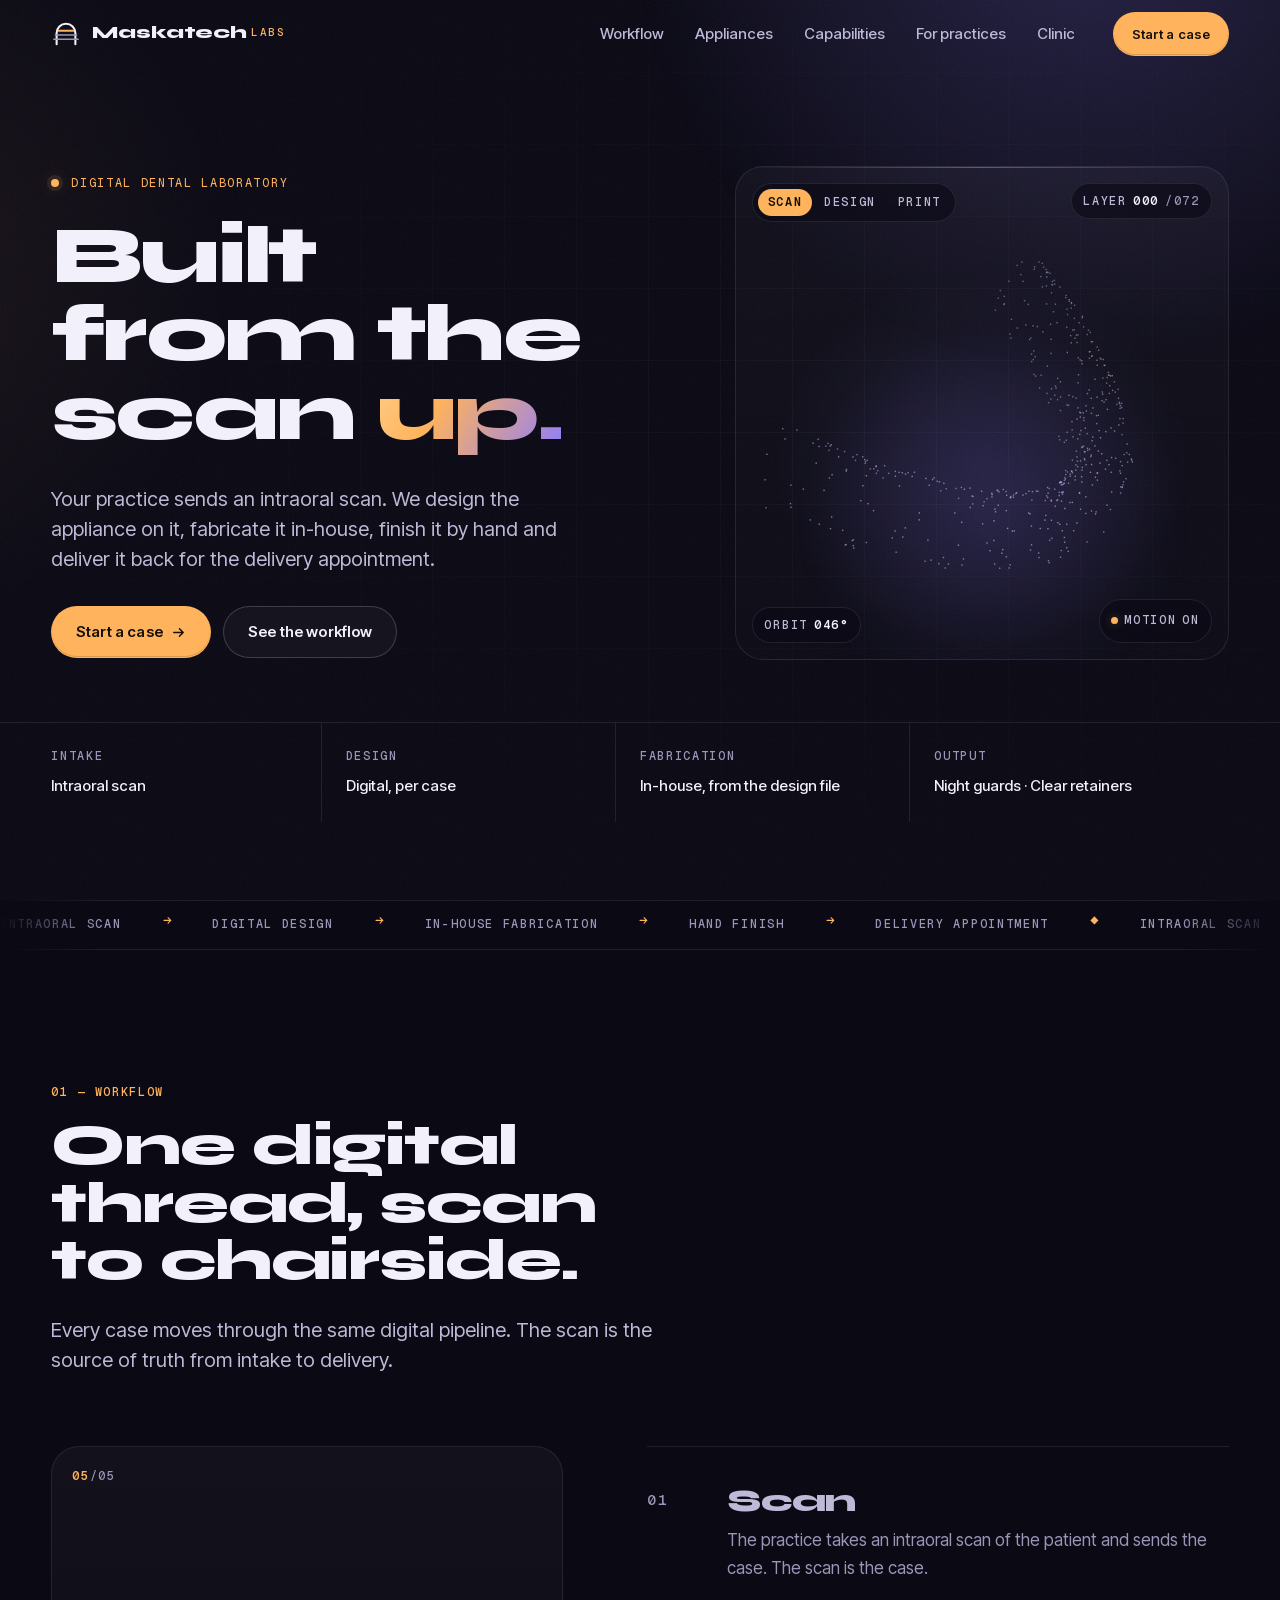
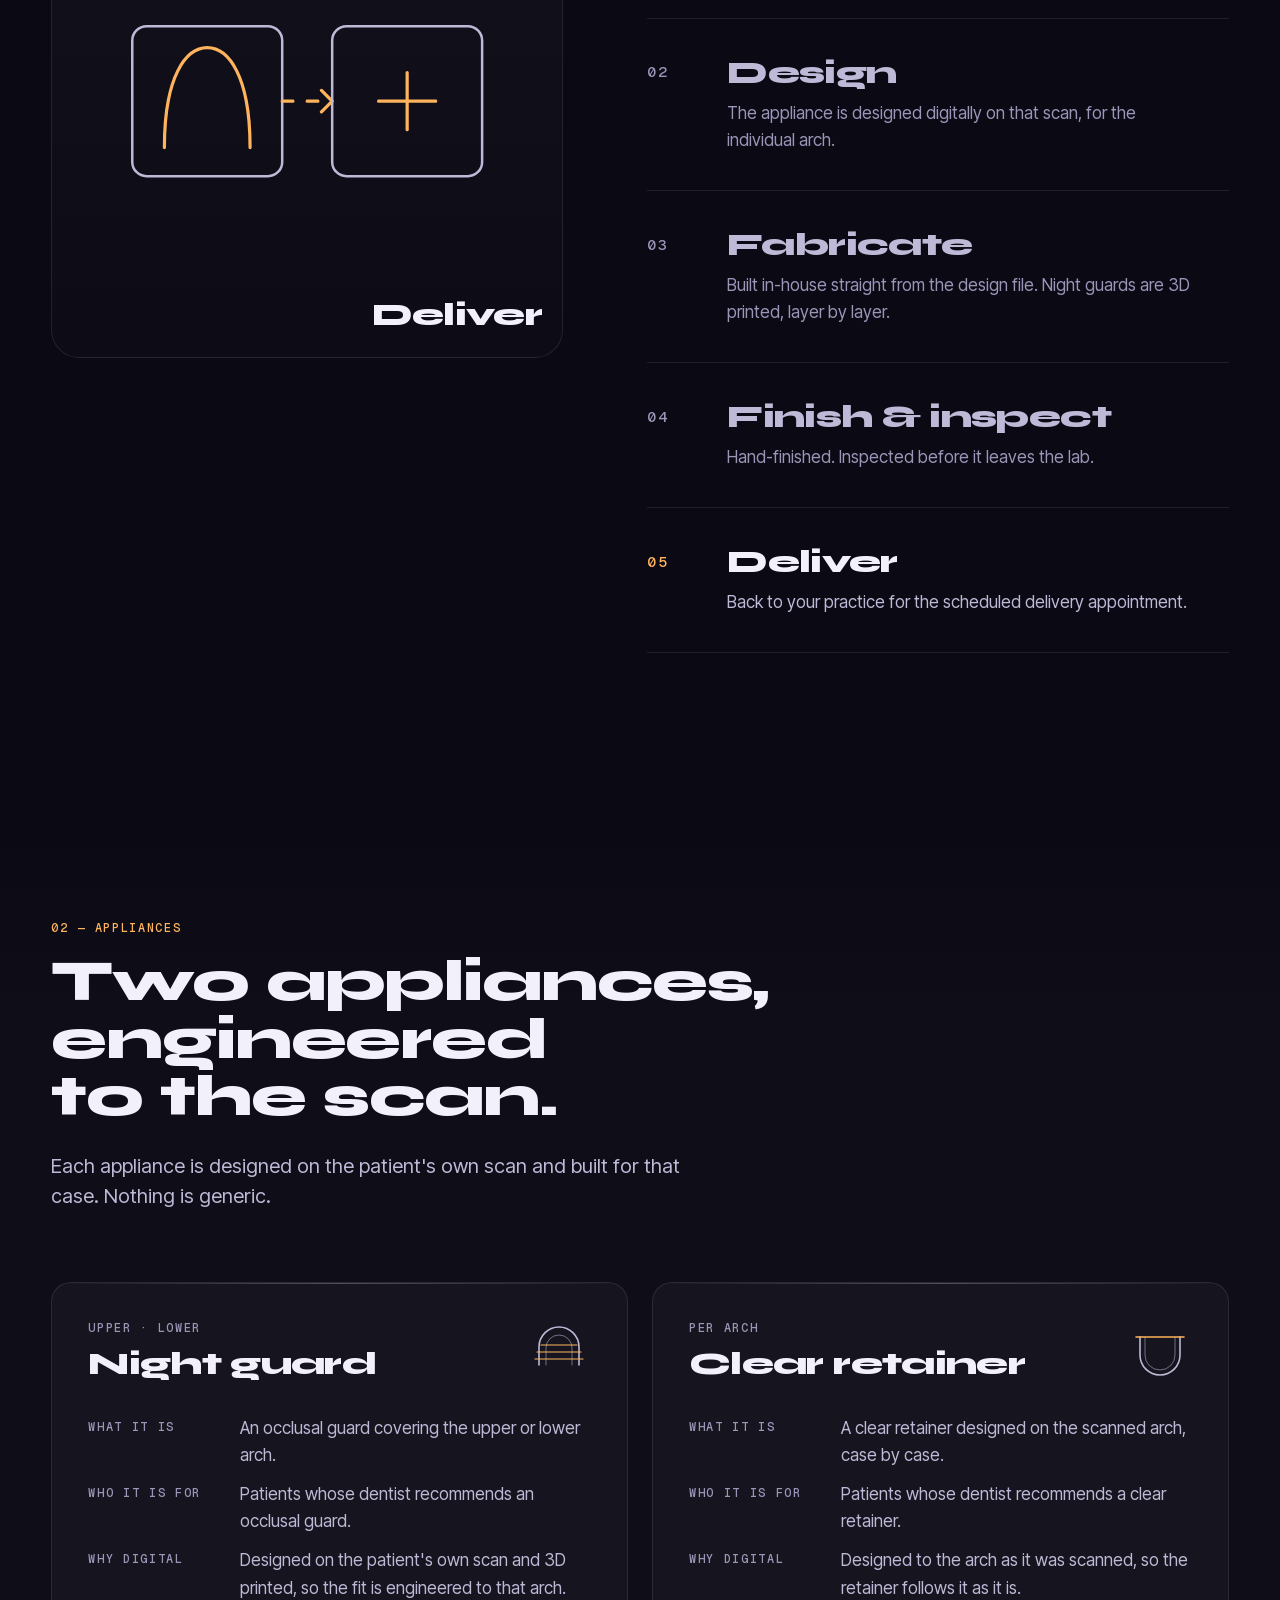
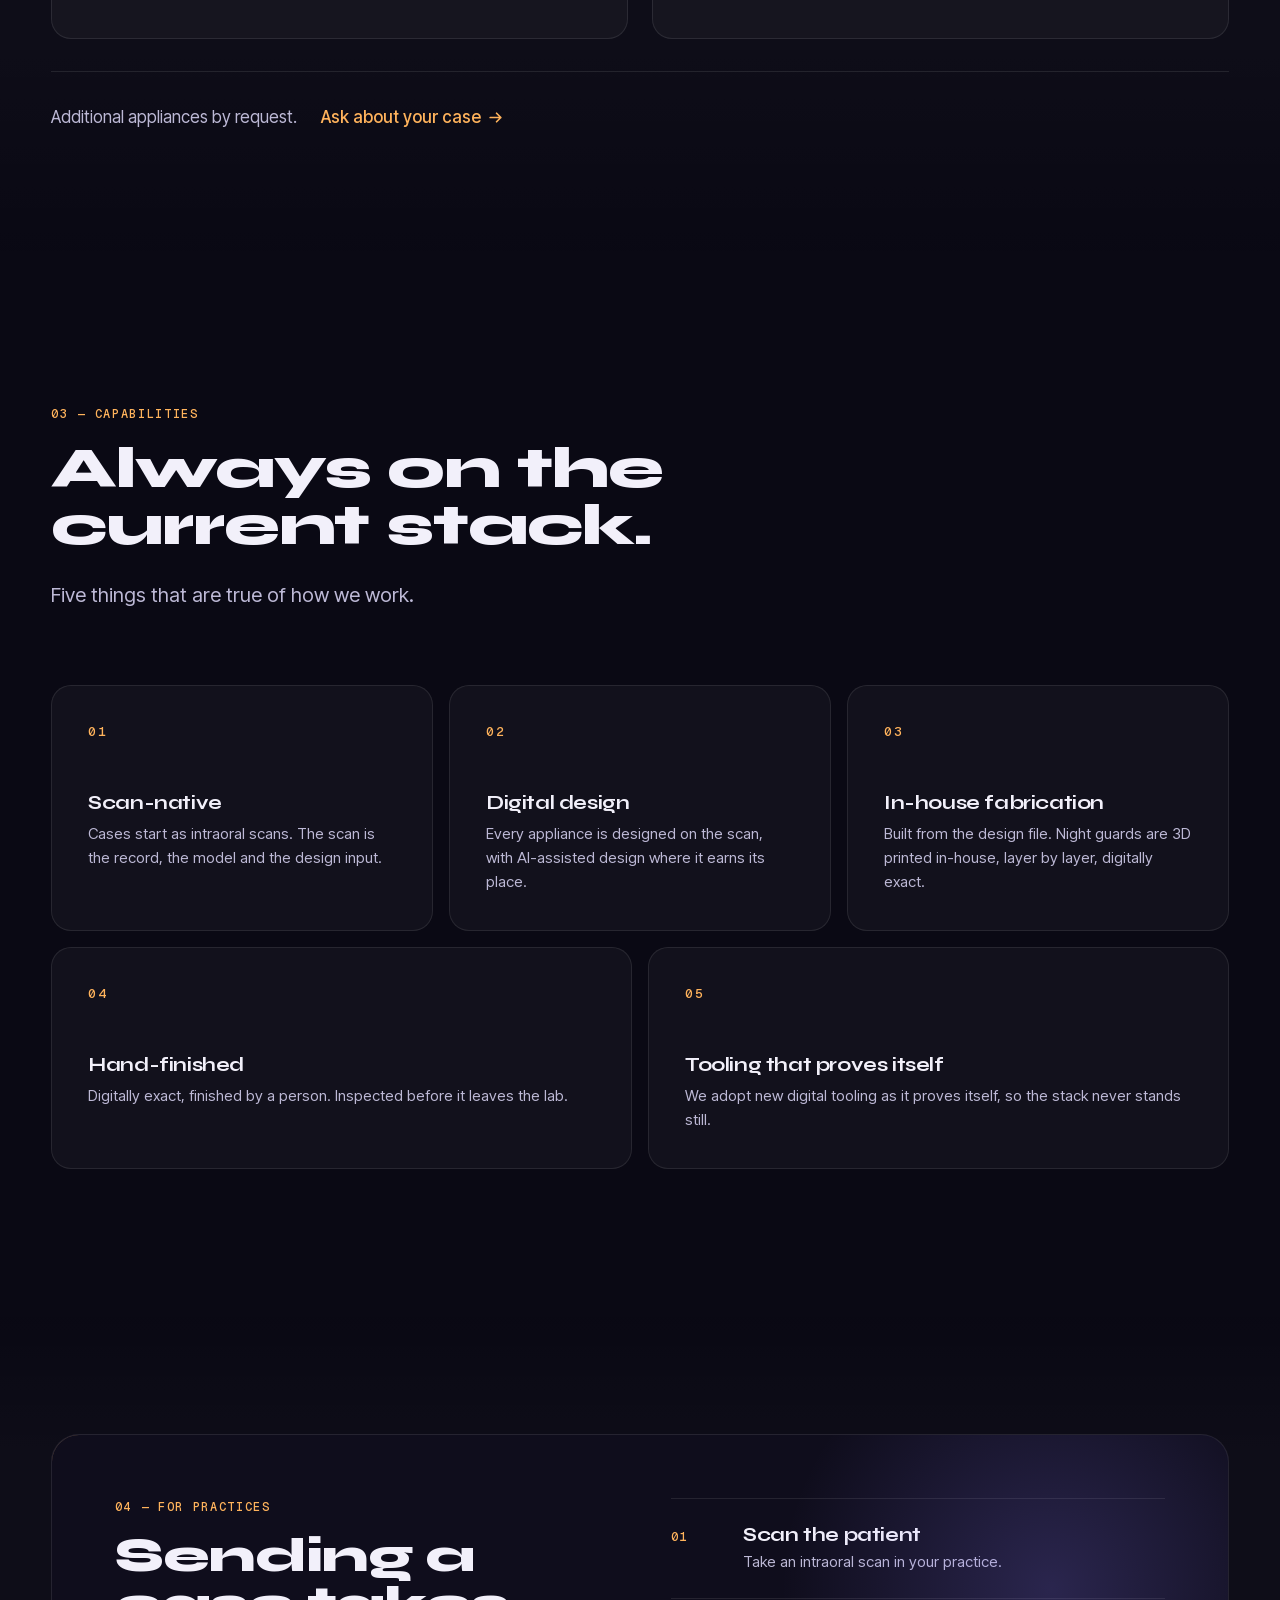
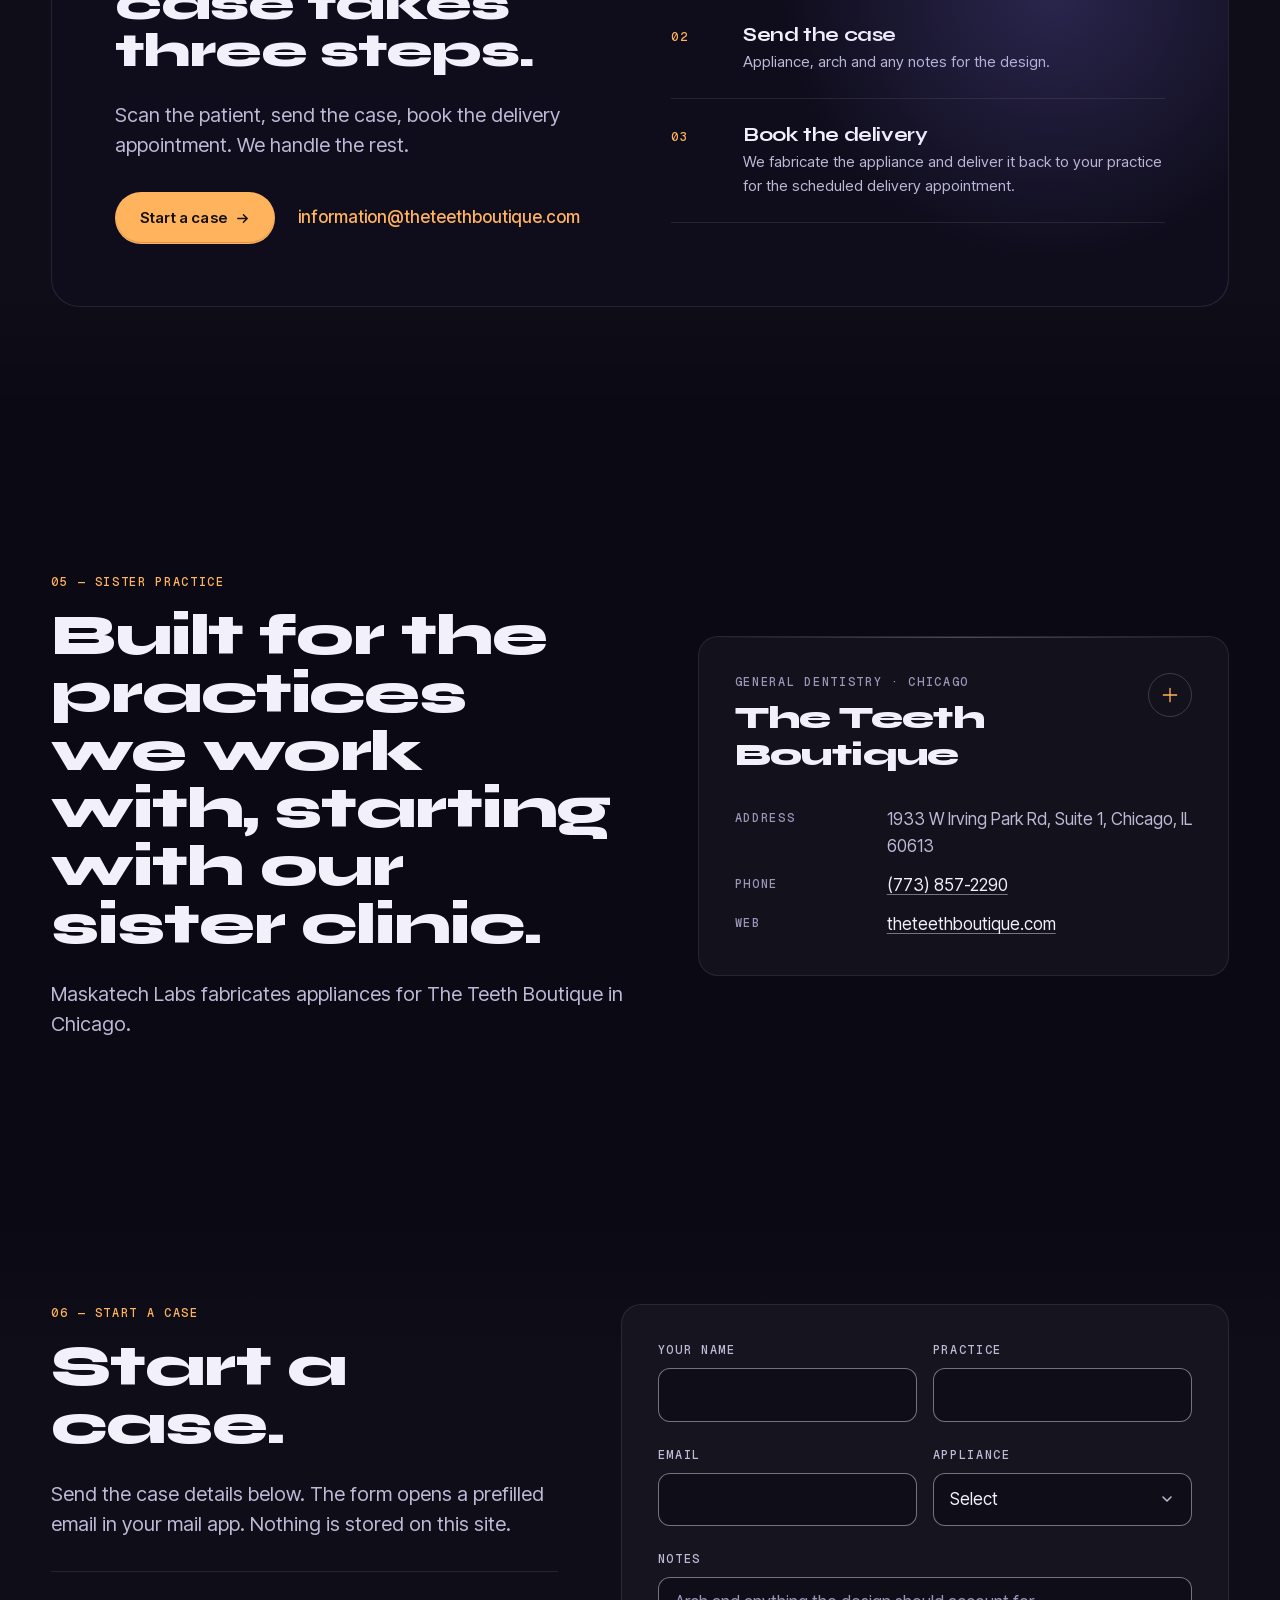
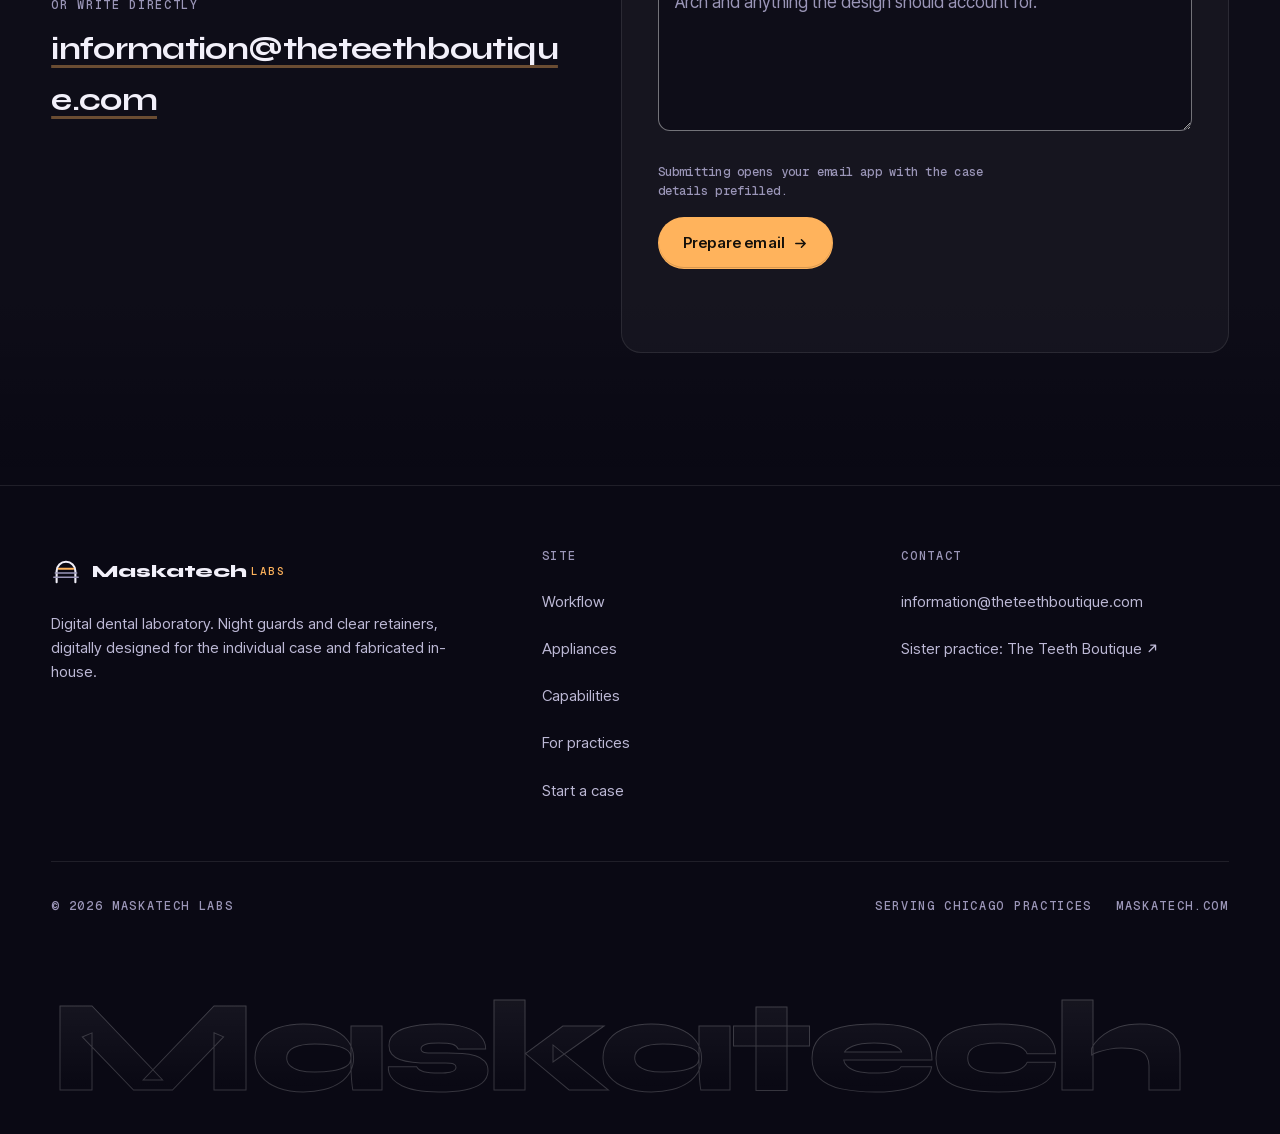
<file: index.html>
<!DOCTYPE html>
<html lang="en" class="no-js">
<head>
  <meta charset="utf-8">
  <meta name="viewport" content="width=device-width, initial-scale=1">
  <title>Maskatech Labs — Digital Dental Laboratory</title>
  <meta name="description" content="Maskatech Labs is a digital dental laboratory. Intraoral scan in, precision appliance out: night guards and clear retainers, digitally designed for the individual case and fabricated in-house.">
  <link rel="canonical" href="https://maskatech.com/">
  <meta name="theme-color" content="#0a0914">
  <meta name="color-scheme" content="dark">

  <!-- Open Graph / Twitter -->
  <meta property="og:type" content="website">
  <meta property="og:site_name" content="Maskatech Labs">
  <meta property="og:title" content="Maskatech Labs — Digital Dental Laboratory">
  <meta property="og:description" content="Built from the scan up. Night guards and clear retainers, digitally designed for the individual case.">
  <meta property="og:url" content="https://maskatech.com/">
  <meta property="og:image" content="https://maskatech.com/assets/img/og-image.jpg">
  <meta property="og:image:width" content="1200">
  <meta property="og:image:height" content="630">
  <meta name="twitter:card" content="summary_large_image">
  <meta name="twitter:title" content="Maskatech Labs — Digital Dental Laboratory">
  <meta name="twitter:description" content="Built from the scan up. Night guards and clear retainers, digitally designed for the individual case.">
  <meta name="twitter:image" content="https://maskatech.com/assets/img/og-image.jpg">

  <!-- Icons / manifest -->
  <link rel="icon" href="favicon.svg" type="image/svg+xml">
  <link rel="manifest" href="site.webmanifest">

  <!-- Self-hosted fonts (display=swap inside the face rules) -->
  <link rel="preload" href="assets/fonts/syne-latin.woff2" as="font" type="font/woff2" crossorigin>
  <link rel="preload" href="assets/fonts/inter-tight-latin.woff2" as="font" type="font/woff2" crossorigin>
  <link rel="stylesheet" href="assets/fonts/fonts.css">
  <link rel="stylesheet" href="assets/css/style.css">

  <script>document.documentElement.classList.replace('no-js', 'js');</script>

  <!-- Structured data: verified facts only -->
  <script type="application/ld+json">
  {
    "@context": "https://schema.org",
    "@type": "Organization",
    "name": "Maskatech Labs",
    "url": "https://maskatech.com/",
    "email": "information@theteethboutique.com",
    "description": "Digital dental laboratory. Night guards and clear retainers, digitally designed for dental practices.",
    "logo": "https://maskatech.com/favicon.svg"
  }
  </script>
</head>
<body>
  <a class="skip-link" href="#main">Skip to content</a>
  <div class="grain" aria-hidden="true"></div>

  <!-- =====================================================================
       1. Nav
       ===================================================================== -->
  <header class="nav" id="nav">
    <div class="wrap nav-inner">
      <a class="brand" href="#top" aria-label="Maskatech Labs — home">
        <svg class="brand-mark" viewBox="0 0 32 32" aria-hidden="true" focusable="false">
          <path d="M6 27V15a10 10 0 0 1 20 0v12" fill="none" stroke="currentColor" stroke-width="2.2" stroke-linecap="round"/>
          <path class="mark-layer" d="M3 21.5h26M4.6 17h22.8" fill="none" stroke="currentColor" stroke-width="1.6" stroke-linecap="round"/>
          <path class="mark-layer mark-layer--hot" d="M8.2 12.5h15.6" fill="none" stroke="currentColor" stroke-width="2" stroke-linecap="round"/>
        </svg>
        <span class="brand-word">Maskatech<span class="brand-labs">Labs</span></span>
      </a>

      <button class="nav-toggle" type="button" aria-expanded="false" aria-controls="nav-menu" aria-label="Open menu">
        <span class="nav-toggle-bar" aria-hidden="true"></span>
      </button>

      <nav class="nav-menu" id="nav-menu" aria-label="Primary">
        <ul class="nav-links">
          <li><a class="nav-link" href="#workflow">Workflow</a></li>
          <li><a class="nav-link" href="#appliances">Appliances</a></li>
          <li><a class="nav-link" href="#stack">Capabilities</a></li>
          <li><a class="nav-link" href="#practices">For practices</a></li>
          <li><a class="nav-link" href="#clinic">Clinic</a></li>
        </ul>
        <a class="btn btn--primary btn--sm nav-cta" href="#contact">Start a case</a>
      </nav>
    </div>
    <span class="nav-progress" id="nav-progress" aria-hidden="true"></span>
  </header>

  <main id="main" tabindex="-1">
    <!-- ===================================================================
         2. Hero — scan → design → print (canvas 2D, static SVG fallback)
         =================================================================== -->
    <section class="hero" id="top" aria-labelledby="hero-title">
      <div class="hero-bg" aria-hidden="true"></div>

      <div class="wrap hero-grid">
        <div class="hero-copy">
          <p class="eyebrow" data-reveal><span class="eyebrow-dot" aria-hidden="true"></span>Digital dental laboratory</p>
          <h1 class="hero-title" id="hero-title">
            <span class="line"><span class="word">Built</span></span>
            <span class="line"><span class="word">from the</span></span>
            <span class="line"><span class="word">scan <em>up.</em></span></span>
          </h1>
          <p class="hero-lede" data-reveal>Your practice sends an intraoral scan. We design the appliance on it, fabricate it in-house, finish it by hand and deliver it back for the delivery appointment.</p>
          <div class="hero-ctas" data-reveal>
            <a class="btn btn--primary" href="#contact" data-magnet>Start a case <span class="btn-arrow" aria-hidden="true"><svg class="ico" viewBox="0 0 16 16" aria-hidden="true" focusable="false"><path d="M3 8h10M9 4l4 4-4 4" fill="none" stroke="currentColor" stroke-width="1.6" stroke-linecap="round" stroke-linejoin="round"/></svg></span></a>
            <a class="btn btn--ghost" href="#workflow" data-magnet>See the workflow</a>
          </div>
        </div>

        <div class="hero-stage" id="hero-stage">
          <img class="hero-fallback" src="assets/img/appliance-layers.svg" width="600" height="600" alt="A stylised night guard built up layer by layer, drawn as stacked contour lines" decoding="async">
          <canvas class="hero-canvas" id="hero-canvas" aria-hidden="true"></canvas>

          <!-- Readouts describe the animation only (never business numbers) -->
          <div class="hud hud--phases" aria-hidden="true">
            <span class="hud-phase is-on" data-phase="scan">Scan</span>
            <span class="hud-phase" data-phase="design">Design</span>
            <span class="hud-phase" data-phase="print">Print</span>
          </div>
          <p class="hud hud--layer" aria-hidden="true">Layer <b id="hud-layer">000</b><span class="hud-dim" id="hud-total">/072</span></p>
          <p class="hud hud--orbit" aria-hidden="true">Orbit <b id="hud-orbit">---°</b></p>
          <button class="hud hud--motion" id="hud-motion" type="button" aria-pressed="true">
            <span class="hud-dot" aria-hidden="true"></span>Motion <span class="hud-state" aria-hidden="true">on</span>
          </button>
        </div>
      </div>

      <dl class="wrap hero-specs" data-reveal-group>
        <div class="hero-spec" data-reveal>
          <dt>Intake</dt>
          <dd>Intraoral scan</dd>
        </div>
        <div class="hero-spec" data-reveal>
          <dt>Design</dt>
          <dd>Digital, per case</dd>
        </div>
        <div class="hero-spec" data-reveal>
          <dt>Fabrication</dt>
          <dd>In-house, from the design file</dd>
        </div>
        <div class="hero-spec" data-reveal>
          <dt>Output</dt>
          <dd>Night guards · Clear retainers</dd>
        </div>
      </dl>
    </section>

    <!-- Kinetic strip -->
    <div class="ticker" aria-hidden="true">
      <div class="ticker-track">
        <span>Intraoral scan</span><span class="ticker-sep"><svg class="ico" viewBox="0 0 16 16" aria-hidden="true" focusable="false"><path d="M3 8h10M9 4l4 4-4 4" fill="none" stroke="currentColor" stroke-width="1.6" stroke-linecap="round" stroke-linejoin="round"/></svg></span><span>Digital design</span><span class="ticker-sep"><svg class="ico" viewBox="0 0 16 16" aria-hidden="true" focusable="false"><path d="M3 8h10M9 4l4 4-4 4" fill="none" stroke="currentColor" stroke-width="1.6" stroke-linecap="round" stroke-linejoin="round"/></svg></span><span>In-house fabrication</span><span class="ticker-sep"><svg class="ico" viewBox="0 0 16 16" aria-hidden="true" focusable="false"><path d="M3 8h10M9 4l4 4-4 4" fill="none" stroke="currentColor" stroke-width="1.6" stroke-linecap="round" stroke-linejoin="round"/></svg></span><span>Hand finish</span><span class="ticker-sep"><svg class="ico" viewBox="0 0 16 16" aria-hidden="true" focusable="false"><path d="M3 8h10M9 4l4 4-4 4" fill="none" stroke="currentColor" stroke-width="1.6" stroke-linecap="round" stroke-linejoin="round"/></svg></span><span>Delivery appointment</span><span class="ticker-sep"><svg class="ico" viewBox="0 0 16 16" aria-hidden="true" focusable="false"><path d="M8 2l6 6-6 6-6-6z" fill="currentColor"/></svg></span>
        <span>Intraoral scan</span><span class="ticker-sep"><svg class="ico" viewBox="0 0 16 16" aria-hidden="true" focusable="false"><path d="M3 8h10M9 4l4 4-4 4" fill="none" stroke="currentColor" stroke-width="1.6" stroke-linecap="round" stroke-linejoin="round"/></svg></span><span>Digital design</span><span class="ticker-sep"><svg class="ico" viewBox="0 0 16 16" aria-hidden="true" focusable="false"><path d="M3 8h10M9 4l4 4-4 4" fill="none" stroke="currentColor" stroke-width="1.6" stroke-linecap="round" stroke-linejoin="round"/></svg></span><span>In-house fabrication</span><span class="ticker-sep"><svg class="ico" viewBox="0 0 16 16" aria-hidden="true" focusable="false"><path d="M3 8h10M9 4l4 4-4 4" fill="none" stroke="currentColor" stroke-width="1.6" stroke-linecap="round" stroke-linejoin="round"/></svg></span><span>Hand finish</span><span class="ticker-sep"><svg class="ico" viewBox="0 0 16 16" aria-hidden="true" focusable="false"><path d="M3 8h10M9 4l4 4-4 4" fill="none" stroke="currentColor" stroke-width="1.6" stroke-linecap="round" stroke-linejoin="round"/></svg></span><span>Delivery appointment</span><span class="ticker-sep"><svg class="ico" viewBox="0 0 16 16" aria-hidden="true" focusable="false"><path d="M8 2l6 6-6 6-6-6z" fill="currentColor"/></svg></span>
      </div>
    </div>

    <!-- ===================================================================
         3. Workflow — sticky stage + scrolling steps
         =================================================================== -->
    <section class="sec" id="workflow" aria-labelledby="workflow-title">
      <div class="wrap">
        <header class="sec-head" data-reveal>
          <p class="sec-idx" aria-hidden="true">01 — Workflow</p>
          <h2 class="sec-title" id="workflow-title">One digital thread, scan to chairside.</h2>
          <p class="sec-lede">Every case moves through the same digital pipeline. The scan is the source of truth from intake to delivery.</p>
        </header>

        <div class="wf" id="wf">
          <div class="wf-stage" aria-hidden="true">
            <div class="wf-stage-card">
              <p class="wf-stage-idx"><b id="wf-hud-idx">01</b><span class="hud-dim">/05</span></p>
              <p class="wf-stage-name" id="wf-hud-name">Scan</p>
              <svg class="wf-glyph is-active" data-wf-glyph viewBox="0 0 240 240" focusable="false">
                <path class="g-soft" d="M40 200C40 90 70 40 120 40C170 40 200 90 200 200M70 200C70 110 90 70 120 70C90 70 70 110 70 200M120 70C150 70 170 110 170 200"/>
                <g class="g-scan"><rect class="g-fill" x="20" y="100" width="200" height="34"/><path class="g-hot" d="M20 117H220"/></g>
                <g class="g-points"><circle cx="55.7" cy="171.6" r="2.2"/><circle cx="59.5" cy="135.2" r="2.2"/><circle cx="66.4" cy="105.8" r="2.2"/><circle cx="76" cy="83.2" r="2.2"/><circle cx="88.3" cy="67.4" r="2.2"/><circle cx="103" cy="58.1" r="2.2"/><circle cx="120" cy="55" r="2.2"/><circle cx="137" cy="58.1" r="2.2"/><circle cx="151.7" cy="67.4" r="2.2"/><circle cx="164" cy="83.2" r="2.2"/><circle cx="173.6" cy="105.8" r="2.2"/><circle cx="180.5" cy="135.2" r="2.2"/><circle cx="184.3" cy="171.6" r="2.2"/></g>
              </svg>
              <svg class="wf-glyph" data-wf-glyph viewBox="0 0 240 240" focusable="false">
                <path class="g-soft" d="M40 200C40 90 70 40 120 40C170 40 200 90 200 200M70 200C70 110 90 70 120 70C90 70 70 110 70 200"/>
                <path class="g-hot g-draw" d="M40 200C40 90 70 40 120 40C170 40 200 90 200 200H170C170 110 150 70 120 70C90 70 70 110 70 200Z"/>
                <path class="g-soft" stroke-dasharray="3 5" d="M40 200V90M40 90H70M120 40H70M120 40H170M200 90H170M200 200V90"/>
                <g class="g-nodes"><rect x="36" y="196" width="8" height="8"/><rect x="196" y="196" width="8" height="8"/><rect x="116" y="36" width="8" height="8"/><rect x="36" y="86" width="8" height="8"/><rect x="196" y="86" width="8" height="8"/></g>
              </svg>
              <svg class="wf-glyph" data-wf-glyph viewBox="0 0 240 240" focusable="false">
                <g class="g-layers">
                  <path class="g-soft" d="M40 196C40 96 70 52 120 52C170 52 200 96 200 196"/>
                  <path class="g-soft" d="M40 184C40 84 70 40 120 40C170 40 200 84 200 184"/>
                  <path class="g-soft" d="M40 172C40 72 70 28 120 28C170 28 200 72 200 172"/>
                  <path class="g-soft" d="M40 208C40 108 70 64 120 64C170 64 200 108 200 208"/>
                </g>
                <path class="g-hot g-printline" d="M16 150H224"/>
                <path class="g-soft" d="M16 214H224"/>
              </svg>
              <svg class="wf-glyph" data-wf-glyph viewBox="0 0 240 240" focusable="false">
                <path class="g-line" d="M40 200C40 90 70 40 120 40C170 40 200 90 200 200H170C170 110 150 70 120 70C90 70 70 110 70 200Z"/>
                <g class="g-loupe"><circle class="g-fill" cx="120" cy="60" r="34"/><circle class="g-hot" cx="120" cy="60" r="34"/><path class="g-hot" d="M110 60L117 67L131 53"/></g>
                <path class="g-soft" d="M24 40V200M30 60H36M30 80H36M30 100H36M30 120H36M30 140H36M30 160H36M30 180H36"/>
              </svg>
              <svg class="wf-glyph" data-wf-glyph viewBox="0 0 240 240" focusable="false">
                <rect class="g-line" x="22" y="78" width="84" height="84" rx="8"/>
                <path class="g-hot" d="M40 146C40 106 52 90 64 90C76 90 88 106 88 146"/>
                <path class="g-hot g-route" d="M106 120H134"/>
                <path class="g-hot" d="M128 114L134 120L128 126"/>
                <rect class="g-line" x="134" y="78" width="84" height="84" rx="8"/>
                <path class="g-hot" d="M176 104V136M160 120H192"/>
              </svg>
            </div>
          </div>

          <ol class="wf-steps">
            <li class="wf-step is-active" data-wf-step>
              <span class="wf-num" aria-hidden="true">01</span>
              <div class="wf-body">
                <h3 class="wf-name">Scan</h3>
                <p>The practice takes an intraoral scan of the patient and sends the case. The scan is the case.</p>
              </div>
            </li>
            <li class="wf-step" data-wf-step>
              <span class="wf-num" aria-hidden="true">02</span>
              <div class="wf-body">
                <h3 class="wf-name">Design</h3>
                <p>The appliance is designed digitally on that scan, for the individual arch.</p>
              </div>
            </li>
            <li class="wf-step" data-wf-step>
              <span class="wf-num" aria-hidden="true">03</span>
              <div class="wf-body">
                <h3 class="wf-name">Fabricate</h3>
                <p>Built in-house straight from the design file. Night guards are 3D printed, layer by layer.</p>
              </div>
            </li>
            <li class="wf-step" data-wf-step>
              <span class="wf-num" aria-hidden="true">04</span>
              <div class="wf-body">
                <h3 class="wf-name">Finish &amp; inspect</h3>
                <p>Hand-finished. Inspected before it leaves the lab.</p>
              </div>
            </li>
            <li class="wf-step" data-wf-step>
              <span class="wf-num" aria-hidden="true">05</span>
              <div class="wf-body">
                <h3 class="wf-name">Deliver</h3>
                <p>Back to your practice for the scheduled delivery appointment.</p>
              </div>
            </li>
          </ol>
        </div>
      </div>
    </section>

    <!-- ===================================================================
         4. Appliances
         =================================================================== -->
    <section class="sec sec--tint" id="appliances" aria-labelledby="appliances-title">
      <div class="wrap">
        <header class="sec-head" data-reveal>
          <p class="sec-idx" aria-hidden="true">02 — Appliances</p>
          <h2 class="sec-title" id="appliances-title">Two appliances, engineered to the scan.</h2>
          <p class="sec-lede">Each appliance is designed on the patient's own scan and built for that case. Nothing is generic.</p>
        </header>

        <div class="appliances" data-reveal-group>
          <article class="card appliance" data-reveal data-glow>
            <div class="appliance-head">
              <div>
                <p class="tag">Upper · Lower</p>
                <h3 class="appliance-title">Night guard</h3>
              </div>
              <svg class="appliance-icon" viewBox="0 0 64 64" aria-hidden="true" focusable="false">
                <path d="M12 46V28a20 20 0 0 1 40 0v18" fill="none" stroke="currentColor" stroke-width="1.6" stroke-linecap="round"/>
                <path d="M19 46V29a13 13 0 0 1 26 0v17" fill="none" stroke="currentColor" stroke-width="1" stroke-linecap="round" opacity="0.55"/>
                <path class="icon-hot" d="M8 40h48M10 33h44M14 26h36" fill="none" stroke="currentColor" stroke-width="1.2" stroke-linecap="round"/>
              </svg>
            </div>
            <dl class="spec">
              <dt>What it is</dt>
              <dd>An occlusal guard covering the upper or lower arch.</dd>
              <dt>Who it is for</dt>
              <dd>Patients whose dentist recommends an occlusal guard.</dd>
              <dt>Why digital</dt>
              <dd>Designed on the patient's own scan and 3D printed, so the fit is engineered to that arch.</dd>
            </dl>
          </article>

          <article class="card appliance" data-reveal data-glow>
            <div class="appliance-head">
              <div>
                <p class="tag">Per arch</p>
                <h3 class="appliance-title">Clear retainer</h3>
              </div>
              <svg class="appliance-icon" viewBox="0 0 64 64" aria-hidden="true" focusable="false">
                <path d="M12 18v18a20 20 0 0 0 40 0V18" fill="none" stroke="currentColor" stroke-width="1.6" stroke-linecap="round"/>
                <path d="M17 18v18a15 15 0 0 0 30 0V18" fill="none" stroke="currentColor" stroke-width="1" stroke-linecap="round" opacity="0.55"/>
                <path class="icon-hot" d="M8 18h48" fill="none" stroke="currentColor" stroke-width="1.6" stroke-linecap="round"/>
              </svg>
            </div>
            <dl class="spec">
              <dt>What it is</dt>
              <dd>A clear retainer designed on the scanned arch, case by case.</dd>
              <dt>Who it is for</dt>
              <dd>Patients whose dentist recommends a clear retainer.</dd>
              <dt>Why digital</dt>
              <dd>Designed to the arch as it was scanned, so the retainer follows it as it is.</dd>
            </dl>
          </article>
        </div>

        <p class="appliances-note" data-reveal>
          <span>Additional appliances by request.</span>
          <a class="link" href="mailto:information@theteethboutique.com" data-cfg-link="contactEmail">Ask about your case <svg class="ico" viewBox="0 0 16 16" aria-hidden="true" focusable="false"><path d="M3 8h10M9 4l4 4-4 4" fill="none" stroke="currentColor" stroke-width="1.6" stroke-linecap="round" stroke-linejoin="round"/></svg></a>
        </p>
      </div>
    </section>

    <!-- ===================================================================
         5. Capabilities — the stack
         =================================================================== -->
    <section class="sec" id="stack" aria-labelledby="stack-title">
      <div class="wrap">
        <header class="sec-head sec-head--row" data-reveal>
          <div>
            <p class="sec-idx" aria-hidden="true">03 — Capabilities</p>
            <h2 class="sec-title" id="stack-title">Always on the current stack.</h2>
          </div>
          <p class="sec-lede">Five things that are true of how we work.</p>
        </header>

        <ol class="stack" data-reveal-group>
          <li class="stack-item" data-reveal data-glow>
            <span class="stack-idx" aria-hidden="true">01</span>
            <h3 class="stack-title">Scan-native</h3>
            <p>Cases start as intraoral scans. The scan is the record, the model and the design input.</p>
          </li>
          <li class="stack-item" data-reveal data-glow>
            <span class="stack-idx" aria-hidden="true">02</span>
            <h3 class="stack-title">Digital design</h3>
            <p>Every appliance is designed on the scan, with AI-assisted design where it earns its place.</p>
          </li>
          <li class="stack-item" data-reveal data-glow>
            <span class="stack-idx" aria-hidden="true">03</span>
            <h3 class="stack-title">In-house fabrication</h3>
            <p>Built from the design file. Night guards are 3D printed in-house, layer by layer, digitally exact.</p>
          </li>
          <li class="stack-item" data-reveal data-glow>
            <span class="stack-idx" aria-hidden="true">04</span>
            <h3 class="stack-title">Hand-finished</h3>
            <p>Digitally exact, finished by a person. Inspected before it leaves the lab.</p>
          </li>
          <li class="stack-item" data-reveal data-glow>
            <span class="stack-idx" aria-hidden="true">05</span>
            <h3 class="stack-title">Tooling that proves itself</h3>
            <p>We adopt new digital tooling as it proves itself, so the stack never stands still.</p>
          </li>
        </ol>
      </div>
    </section>

    <!-- ===================================================================
         6. For practices — how to send a case
         =================================================================== -->
    <section class="sec sec--tint" id="practices" aria-labelledby="practices-title">
      <div class="wrap">
        <div class="practices-panel" data-reveal>
          <div class="practices-grid">
            <div>
              <header class="sec-head">
                <p class="sec-idx" aria-hidden="true">04 — For practices</p>
                <h2 class="sec-title" id="practices-title">Sending a case takes three steps.</h2>
                <p class="sec-lede">Scan the patient, send the case, book the delivery appointment. We handle the rest.</p>
              </header>
              <div class="practices-cta">
                <a class="btn btn--primary" href="#contact" data-magnet>Start a case <span class="btn-arrow" aria-hidden="true"><svg class="ico" viewBox="0 0 16 16" aria-hidden="true" focusable="false"><path d="M3 8h10M9 4l4 4-4 4" fill="none" stroke="currentColor" stroke-width="1.6" stroke-linecap="round" stroke-linejoin="round"/></svg></span></a>
                <a class="link" href="mailto:information@theteethboutique.com" data-cfg="contactEmail" data-cfg-link="contactEmail">information@theteethboutique.com</a>
              </div>
            </div>

            <ol class="steps">
              <li class="step">
                <span class="step-num" aria-hidden="true">01</span>
                <div>
                  <h3>Scan the patient</h3>
                  <p>Take an intraoral scan in your practice.</p>
                </div>
              </li>
              <li class="step">
                <span class="step-num" aria-hidden="true">02</span>
                <div>
                  <h3>Send the case</h3>
                  <p>Appliance, arch and any notes for the design.</p>
                </div>
              </li>
              <li class="step">
                <span class="step-num" aria-hidden="true">03</span>
                <div>
                  <h3>Book the delivery</h3>
                  <p>We fabricate the appliance and deliver it back to your practice for the scheduled delivery appointment.</p>
                </div>
              </li>
            </ol>
          </div>
        </div>
      </div>
    </section>

    <!-- ===================================================================
         7. Sister practice — The Teeth Boutique
         =================================================================== -->
    <section class="sec" id="clinic" aria-labelledby="clinic-title">
      <div class="wrap clinic">
        <header class="sec-head" data-reveal>
          <p class="sec-idx" aria-hidden="true">05 — Sister practice</p>
          <h2 class="sec-title" id="clinic-title">Built for the practices we work with, starting with our sister clinic.</h2>
          <p class="sec-lede">Maskatech Labs fabricates appliances for <span data-cfg="sisterPractice.name">The Teeth Boutique</span> in Chicago.</p>
        </header>

        <div class="card clinic-card" data-reveal data-glow>
          <div class="card-head">
            <div>
              <p class="tag" data-cfg="sisterPractice.descriptor">General dentistry · Chicago</p>
              <h3 class="clinic-name" data-cfg="sisterPractice.name">The Teeth Boutique</h3>
            </div>
            <span class="clinic-mark" aria-hidden="true">
              <svg viewBox="0 0 24 24" focusable="false"><path d="M12 4v16M4 12h16" fill="none" stroke="currentColor" stroke-width="1.6" stroke-linecap="round"/></svg>
            </span>
          </div>
          <dl class="spec clinic-spec">
            <dt>Address</dt>
            <dd data-cfg="sisterPractice.address">1933 W Irving Park Rd, Suite 1, Chicago, IL 60613</dd>
            <dt>Phone</dt>
            <dd><!-- [html-validate-disable-next tel-non-breaking -- written exactly as in site-config.js; wrapping is prevented by the nowrap class] --><a class="nowrap" href="tel:+17738572290" data-cfg="sisterPractice.phone" data-cfg-link="sisterPractice.phone">(773) 857-2290</a></dd>
            <dt>Web</dt>
            <dd><a href="https://www.theteethboutique.com" data-cfg-link="sisterPractice.url" rel="noopener">theteethboutique.com</a></dd>
          </dl>
        </div>
      </div>
    </section>

    <!-- ===================================================================
         8. Contact / Start a case
         =================================================================== -->
    <section class="sec sec--tint" id="contact" aria-labelledby="contact-title">
      <div class="wrap contact">
        <div data-reveal>
          <header class="sec-head">
            <p class="sec-idx" aria-hidden="true">06 — Start a case</p>
            <h2 class="sec-title" id="contact-title">Start a case.</h2>
            <p class="sec-lede">Send the case details below. The form opens a prefilled email in your mail app. Nothing is stored on this site.</p>
          </header>
          <div class="contact-direct">
            <p class="tag">Or write directly</p>
            <a class="contact-email" href="mailto:information@theteethboutique.com" data-cfg="contactEmail" data-cfg-link="contactEmail">information@theteethboutique.com</a>
          </div>
        </div>

        <form class="form" id="case-form" action="mailto:information@theteethboutique.com" method="post" enctype="text/plain" data-reveal>
          <div class="field">
            <label for="f-name">Your name</label>
            <input id="f-name" name="Name" type="text" autocomplete="name" required>
          </div>
          <div class="field">
            <label for="f-practice">Practice</label>
            <input id="f-practice" name="Practice" type="text" autocomplete="organization" required>
          </div>
          <div class="field">
            <label for="f-email">Email</label>
            <input id="f-email" name="Email" type="email" autocomplete="email" required>
          </div>
          <div class="field">
            <label for="f-appliance">Appliance</label>
            <select id="f-appliance" name="Appliance" required>
              <option value="">Select</option>
              <!-- The values are plain ASCII on purpose: a no-JavaScript submission in Chromium garbles any non-ASCII
                   character (the label's en dash arrived as "â€“"). main.js puts the label itself in the email. -->
              <option value="Night guard - upper">Night guard – upper</option>
              <option value="Night guard - lower">Night guard – lower</option>
              <option value="Clear retainer - upper">Clear retainer – upper</option>
              <option value="Clear retainer - lower">Clear retainer – lower</option>
              <option>Other</option>
            </select>
          </div>
          <div class="field field--full">
            <label for="f-notes">Notes</label>
            <textarea id="f-notes" name="Notes" rows="5" placeholder="Arch and anything the design should account for."></textarea>
          </div>
          <div class="form-foot">
            <p class="form-note">Submitting opens your email app with the case details prefilled.</p>
            <!-- Without JavaScript the form submits natively as a mailto: text/plain POST. In Chromium every "&" in a
                 field becomes a line break ("Smith & Jones Dental" arrives as two lines), "+" becomes a space
                 ("dr+cases@…" arrives as "dr cases@…"), "%" followed by two hex digits is decoded ("%41" arrives as
                 "A"), and non-ASCII text is encoded twice ("Zoë" arrives as "ZoÃ«", "’" as "â€™"). No markup fixes
                 this for text people type; writing directly avoids it. -->
            <noscript><p class="form-note">If a field contains &amp;, + or %, or a character such as é, ü or ’, write to <a class="link" href="mailto:information@theteethboutique.com">information@theteethboutique.com</a> directly: some browsers change these in the prefilled email.</p></noscript>
            <button class="btn btn--primary" type="submit" data-magnet>Prepare email <span class="btn-arrow" aria-hidden="true"><svg class="ico" viewBox="0 0 16 16" aria-hidden="true" focusable="false"><path d="M3 8h10M9 4l4 4-4 4" fill="none" stroke="currentColor" stroke-width="1.6" stroke-linecap="round" stroke-linejoin="round"/></svg></span></button>
          </div>
          <p class="form-status" id="form-status" role="status"></p>
        </form>
      </div>
    </section>
  </main>

  <!-- =====================================================================
       9. Footer
       ===================================================================== -->
  <footer class="footer">
    <div class="wrap">
      <div class="footer-grid">
        <div class="footer-brand">
          <a class="brand" href="#top" aria-label="Maskatech Labs — back to top">
            <svg class="brand-mark" viewBox="0 0 32 32" aria-hidden="true" focusable="false">
              <path d="M6 27V15a10 10 0 0 1 20 0v12" fill="none" stroke="currentColor" stroke-width="2.2" stroke-linecap="round"/>
              <path class="mark-layer" d="M3 21.5h26M4.6 17h22.8" fill="none" stroke="currentColor" stroke-width="1.6" stroke-linecap="round"/>
              <path class="mark-layer mark-layer--hot" d="M8.2 12.5h15.6" fill="none" stroke="currentColor" stroke-width="2" stroke-linecap="round"/>
            </svg>
            <span class="brand-word">Maskatech<span class="brand-labs">Labs</span></span>
          </a>
          <p>Digital dental laboratory. Night guards and clear retainers, digitally designed for the individual case and fabricated in-house.</p>
        </div>
        <nav class="footer-col" aria-label="Footer">
          <h2 class="tag">Site</h2>
          <ul class="footer-links">
            <li><a href="#workflow">Workflow</a></li>
            <li><a href="#appliances">Appliances</a></li>
            <li><a href="#stack">Capabilities</a></li>
            <li><a href="#practices">For practices</a></li>
            <li><a href="#contact">Start a case</a></li>
          </ul>
        </nav>
        <div class="footer-col">
          <h2 class="tag">Contact</h2>
          <ul class="footer-links">
            <li><a href="mailto:information@theteethboutique.com" data-cfg="contactEmail" data-cfg-link="contactEmail">information@theteethboutique.com</a></li>
            <li><a href="https://www.theteethboutique.com" data-cfg-link="sisterPractice.url" rel="noopener">Sister practice: <span data-cfg="sisterPractice.name">The Teeth Boutique</span>&nbsp;<svg class="ico" viewBox="0 0 16 16" aria-hidden="true" focusable="false"><path d="M4 12L12 4M6 4h6v6" fill="none" stroke="currentColor" stroke-width="1.6" stroke-linecap="round" stroke-linejoin="round"/></svg></a></li>
          </ul>
        </div>
      </div>
      <div class="footer-bottom">
        <p class="tag">© <span id="year">2026</span> Maskatech Labs</p>
        <div class="footer-meta">
          <p class="tag">Serving Chicago practices</p>
          <a class="tag" href="#top">maskatech.com</a>
        </div>
      </div>
      <div class="footer-word" aria-hidden="true"><span>Maskatech</span></div>
    </div>
  </footer>

  <script src="assets/js/site-config.js"></script>
  <script src="assets/js/main.js" defer></script>
</body>
</html>
</file>
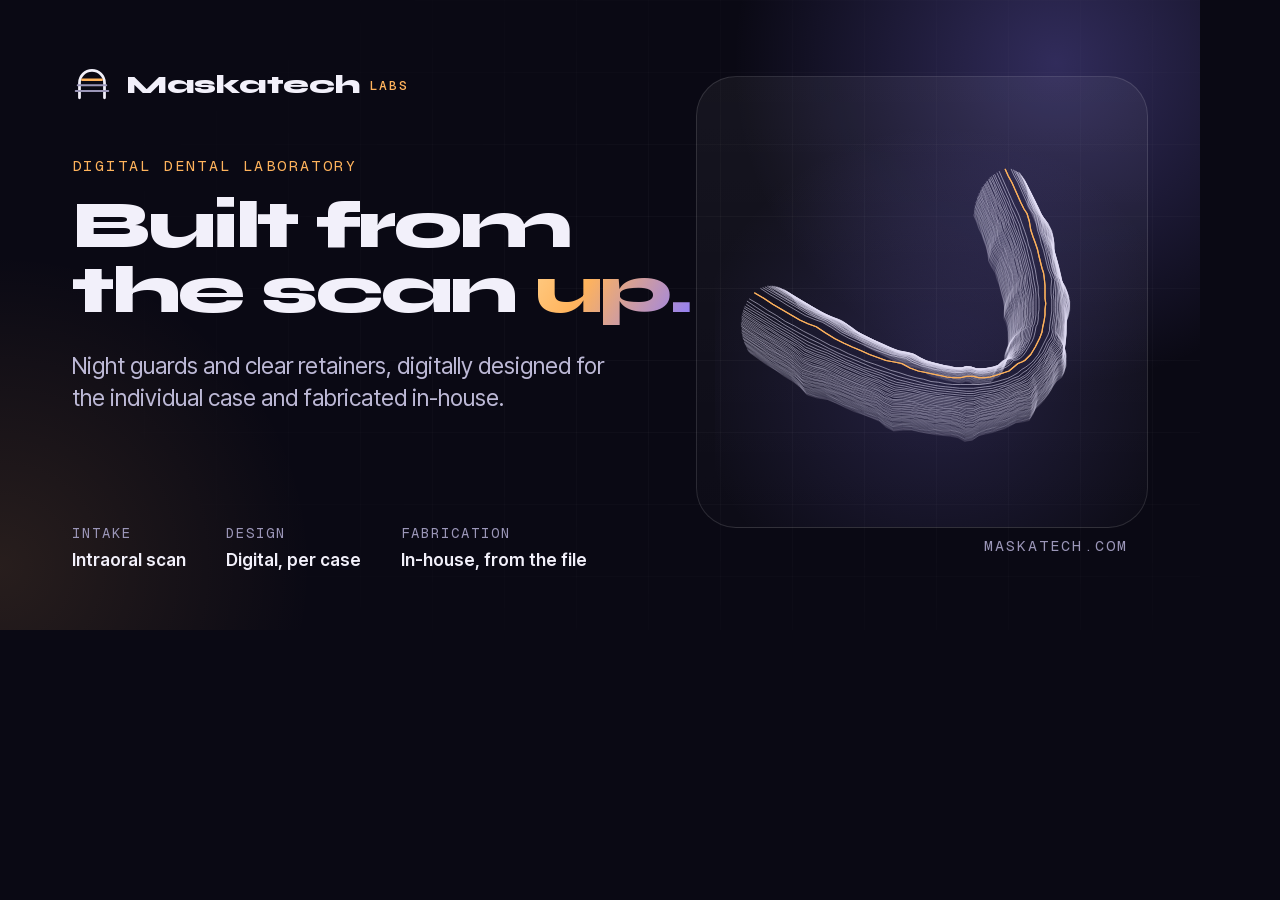
<file: og.html>
<!DOCTYPE html>
<html lang="en">
<head>
  <meta charset="utf-8">
  <title>Maskatech Labs — Open Graph card</title>
  <meta name="robots" content="noindex">
  <link rel="stylesheet" href="assets/fonts/fonts.css">
  <style>
    /* 1200×630 card. Screenshot this page at exactly that size and export it as assets/img/og-image.jpg
       (the format every other reference in the repository — index.html, README.md — expects). */
    html, body { margin: 0; width: 1200px; height: 630px; overflow: hidden; background: #0a0914; color: #f2f0fa; font-family: "Inter Tight", "Helvetica Neue", Arial, sans-serif; -webkit-font-smoothing: antialiased; }
    .card { position: relative; width: 1200px; height: 630px; overflow: hidden;
      background: radial-gradient(520px 520px at 88% 10%, rgba(139,124,255,0.30), transparent 62%), radial-gradient(520px 520px at 0% 90%, rgba(255,179,92,0.12), transparent 60%), #0a0914; }
    .grid { position: absolute; inset: 0; background-image: linear-gradient(rgba(255,255,255,0.07) 1px, transparent 1px), linear-gradient(90deg, rgba(255,255,255,0.07) 1px, transparent 1px); background-size: 72px 72px; opacity: 0.5;
      -webkit-mask-image: radial-gradient(ellipse 70% 70% at 70% 50%, #000 10%, transparent 100%); mask-image: radial-gradient(ellipse 70% 70% at 70% 50%, #000 10%, transparent 100%); }
    .copy { position: absolute; left: 72px; top: 64px; width: 600px; }
    .brand { display: flex; align-items: center; gap: 14px; font-family: "Syne", sans-serif; font-weight: 800; font-size: 26px; letter-spacing: -0.01em; }
    .brand svg { width: 40px; height: 40px; }
    .brand .labs { margin-left: 8px; font-family: "Geist Mono", monospace; font-weight: 500; font-size: 13px; letter-spacing: 0.16em; color: #ffb35c; vertical-align: 0.2em; }
    .eyebrow { margin: 52px 0 18px; font-family: "Geist Mono", monospace; font-size: 15px; letter-spacing: 0.16em; text-transform: uppercase; color: #ffb35c; }
    h1 { margin: 0; font-family: "Syne", sans-serif; font-weight: 800; font-size: 68px; line-height: 0.96; letter-spacing: -0.035em; white-space: nowrap; }
    h1 em { font-style: normal; background: linear-gradient(120deg, #ffcf8a 0%, #ffb35c 35%, #8b7cff 100%); -webkit-background-clip: text; background-clip: text; color: transparent; }
    p.sub { margin: 26px 0 0; font-size: 23px; line-height: 1.4; color: #bdb9d6; max-width: 540px; }
    .spec { position: absolute; left: 72px; bottom: 60px; display: flex; gap: 40px; font-family: "Geist Mono", monospace; font-size: 14px; letter-spacing: 0.14em; text-transform: uppercase; color: #9b96b8; }
    .spec b { display: block; margin-top: 8px; font-family: "Inter Tight", sans-serif; font-weight: 600; font-size: 17px; letter-spacing: 0; text-transform: none; color: #f2f0fa; }
    .art { position: absolute; right: 52px; top: 76px; width: 450px; height: 450px; border-radius: 40px; border: 1px solid rgba(255,255,255,0.12); background: linear-gradient(180deg, rgba(255,255,255,0.05), rgba(255,255,255,0.015)); overflow: hidden; }
    .art img { position: absolute; inset: 0; width: 100%; height: 100%; object-fit: contain; padding: 4%; }
    .url { position: absolute; right: 72px; bottom: 60px; font-family: "Geist Mono", monospace; font-size: 15px; letter-spacing: 0.14em; text-transform: uppercase; color: #9b96b8; }
  </style>
</head>
<body>
  <div class="card">
    <div class="grid"></div>
    <div class="copy">
      <div class="brand">
        <svg viewBox="0 0 32 32" aria-hidden="true"><path d="M6 27V15a10 10 0 0 1 20 0v12" fill="none" stroke="#f2f0fa" stroke-width="2.2" stroke-linecap="round"/><path d="M3 21.5h26M4.6 17h22.8" fill="none" stroke="#9b96b8" stroke-width="1.6" stroke-linecap="round"/><path d="M8.2 12.5h15.6" fill="none" stroke="#ffb35c" stroke-width="2" stroke-linecap="round"/></svg>
        <span>Maskatech<span class="labs">LABS</span></span>
      </div>
      <p class="eyebrow">Digital dental laboratory</p>
      <h1>Built from<br>the scan <em>up.</em></h1>
      <p class="sub">Night guards and clear retainers, digitally designed for the individual case and fabricated in-house.</p>
    </div>
    <div class="art"><img src="assets/img/appliance-layers.svg" alt=""></div>
    <div class="spec">
      <div>Intake<b>Intraoral scan</b></div>
      <div>Design<b>Digital, per case</b></div>
      <div>Fabrication<b>In-house, from the file</b></div>
    </div>
    <p class="url">maskatech.com</p>
  </div>
</body>
</html>
</file>
<file: assets/fonts/fonts.css>
/* Self-hosted fonts (SIL Open Font License 1.1 — see the OFL-*.txt files beside this one).
   Variable fonts, latin + latin-ext subsets, from Google Fonts. */

/* Syne — display */
@font-face { font-family: 'Syne'; font-style: normal; font-weight: 400 800; font-display: swap;
  src: url(./syne-latin-ext.woff2) format('woff2');
  unicode-range: U+0100-02BA, U+02BD-02C5, U+02C7-02CC, U+02CE-02D7, U+02DD-02FF, U+0304, U+0308, U+0329, U+1D00-1DBF, U+1E00-1E9F, U+1EF2-1EFF, U+2020, U+20A0-20AB, U+20AD-20C0, U+2113, U+2C60-2C7F, U+A720-A7FF; }
@font-face { font-family: 'Syne'; font-style: normal; font-weight: 400 800; font-display: swap;
  src: url(./syne-latin.woff2) format('woff2');
  unicode-range: U+0000-00FF, U+0131, U+0152-0153, U+02BB-02BC, U+02C6, U+02DA, U+02DC, U+0304, U+0308, U+0329, U+2000-206F, U+20AC, U+2122, U+2191, U+2193, U+2212, U+2215, U+FEFF, U+FFFD; }

/* Inter Tight — body */
@font-face { font-family: 'Inter Tight'; font-style: normal; font-weight: 400 800; font-display: swap;
  src: url(./inter-tight-latin-ext.woff2) format('woff2');
  unicode-range: U+0100-02BA, U+02BD-02C5, U+02C7-02CC, U+02CE-02D7, U+02DD-02FF, U+0304, U+0308, U+0329, U+1D00-1DBF, U+1E00-1E9F, U+1EF2-1EFF, U+2020, U+20A0-20AB, U+20AD-20C0, U+2113, U+2C60-2C7F, U+A720-A7FF; }
@font-face { font-family: 'Inter Tight'; font-style: normal; font-weight: 400 800; font-display: swap;
  src: url(./inter-tight-latin.woff2) format('woff2');
  unicode-range: U+0000-00FF, U+0131, U+0152-0153, U+02BB-02BC, U+02C6, U+02DA, U+02DC, U+0304, U+0308, U+0329, U+2000-206F, U+20AC, U+2122, U+2191, U+2193, U+2212, U+2215, U+FEFF, U+FFFD; }

/* Geist Mono — metadata */
@font-face { font-family: 'Geist Mono'; font-style: normal; font-weight: 300 700; font-display: swap;
  src: url(./geist-mono-latin-ext.woff2) format('woff2');
  unicode-range: U+0100-02BA, U+02BD-02C5, U+02C7-02CC, U+02CE-02D7, U+02DD-02FF, U+0304, U+0308, U+0329, U+1D00-1DBF, U+1E00-1E9F, U+1EF2-1EFF, U+2020, U+20A0-20AB, U+20AD-20C0, U+2113, U+2C60-2C7F, U+A720-A7FF; }
@font-face { font-family: 'Geist Mono'; font-style: normal; font-weight: 300 700; font-display: swap;
  src: url(./geist-mono-latin.woff2) format('woff2');
  unicode-range: U+0000-00FF, U+0131, U+0152-0153, U+02BB-02BC, U+02C6, U+02DA, U+02DC, U+0304, U+0308, U+0329, U+2000-206F, U+20AC, U+2122, U+2191, U+2193, U+2212, U+2215, U+FEFF, U+FFFD; }
</file>
<file: assets/css/style.css>
/* =============================================================================
   MASKATECH LABS — style.css
   "Cure Light": deep-indigo ground lit by two lights — amber where light touches
   something (the print's cure line, buttons, active numerals) and violet as cold
   ambient scan light — glass surfaces, monospace metadata, big display type.
   Structure:
     0. Tokens
     1. Base / reset
     2. Utilities (wrap, tag, buttons, links, section heads, reveal, glow)
     3. Nav
     4. Hero (canvas stage + readouts + spec strip)
     5. Ticker
     6. Workflow (sticky stage + steps)
     7. Appliances
     8. Capabilities (stack)
     9. For practices
    10. Sister practice
    11. Contact
    12. Footer
    13. 404 page
    14. Reduced motion / motion off
   ============================================================================= */

/* ---------------------------------------------------------------------------
   0. Tokens
   --------------------------------------------------------------------------- */
:root {
  color-scheme: dark;

  --bg: #0a0914;                         /* deep indigo, not neutral black */
  --bg-1: #0f0d1c;
  --bg-2: #141225;
  --bg-3: #1b1830;
  --glass: rgba(255, 255, 255, 0.035);
  --glass-2: rgba(255, 255, 255, 0.06);
  --line: rgba(255, 255, 255, 0.09);
  --line-2: rgba(255, 255, 255, 0.18);
  --line-3: rgba(255, 255, 255, 0.42);   /* form-field borders: >3:1 on the ground */
  --fg: #f2f0fa;                         /* 17.5:1 on --bg */
  --fg-2: #bdb9d6;                       /* 10.4:1 */
  --fg-3: #9b96b8;                       /* 6.9:1 — mono labels */
  --accent: #ffb35c;                     /* amber "cure light", 11.2:1 on --bg */
  --accent-2: #8b7cff;                   /* violet "scan light", 6.1:1 on --bg */
  --accent-ink: #14100a;                 /* text on amber, 10.7:1 */
  --accent-soft: rgba(255, 179, 92, 0.10);
  --accent-line: rgba(255, 179, 92, 0.38);
  --accent-glow: rgba(255, 179, 92, 0.30);
  --violet-glow: rgba(139, 124, 255, 0.22);
  --violet-soft: rgba(139, 124, 255, 0.12);
  --grad: linear-gradient(120deg, #ffcf8a 0%, var(--accent) 35%, var(--accent-2) 100%);

  --font-display: "Syne", "Inter Tight", "Helvetica Neue", Helvetica, Arial, system-ui, sans-serif;
  --font-body: "Inter Tight", "Helvetica Neue", Helvetica, Arial, system-ui, sans-serif;
  --font-mono: "Geist Mono", "SFMono-Regular", Menlo, Consolas, "Liberation Mono", monospace;

  --fs-0: 0.75rem;       /* 12px mono tags */
  --fs-1: 0.8125rem;     /* 13px */
  --fs-2: 0.9375rem;     /* 15px */
  --fs-3: 1.0625rem;     /* 17px body */
  --fs-4: 1.25rem;       /* 20px card titles */
  --fs-5: clamp(1.5rem, 1.2rem + 1.2vw, 2rem);
  --fs-6: clamp(2rem, 1.3rem + 2.8vw, 3.6rem);
  --fs-7: clamp(2.9rem, 1rem + 5vw, 5.5rem);
  --lh-tight: 0.98;
  --lh-snug: 1.15;
  --lh-body: 1.6;
  --track: 0.14em;

  --s-1: 0.25rem; --s-2: 0.5rem; --s-3: 0.75rem; --s-4: 1rem; --s-5: 1.5rem;
  --s-6: 2rem; --s-7: 3rem; --s-8: 4rem; --s-9: 6rem; --s-10: 8rem;
  --section: clamp(5rem, 3.5rem + 6vw, 9.5rem);
  --gutter: clamp(1.25rem, 4vw, 3.5rem);
  --wrap: 82rem;
  --nav-h: 4.25rem;

  --r-1: 6px; --r-2: 12px; --r-3: 20px; --r-4: 28px;

  --d-1: 160ms; --d-2: 320ms; --d-3: 700ms; --d-4: 1200ms;
  --ease: cubic-bezier(0.22, 0.61, 0.2, 1);
  --ease-out: cubic-bezier(0.16, 1, 0.3, 1);
}

/* ---------------------------------------------------------------------------
   1. Base
   --------------------------------------------------------------------------- */
*, *::before, *::after { box-sizing: border-box; }

html {
  background: var(--bg);
  scroll-behavior: smooth;
  scroll-padding-top: calc(var(--nav-h) + 1rem);
  -webkit-text-size-adjust: 100%;
}

body {
  margin: 0;
  min-height: 100vh;
  min-height: 100svh;
  background: var(--bg);
  color: var(--fg);
  font-family: var(--font-body);
  font-size: var(--fs-3);
  line-height: var(--lh-body);
  -webkit-font-smoothing: antialiased;
  -moz-osx-font-smoothing: grayscale;
  overflow-x: clip;
  position: relative;
}

/* Gradient light: two soft blobs fixed behind everything */
body::before {
  content: "";
  position: fixed;
  inset: 0;
  z-index: 0;
  pointer-events: none;
  background:
    radial-gradient(60vw 60vw at 85% -10%, var(--violet-glow), transparent 60%),
    radial-gradient(50vw 50vw at -10% 30%, rgba(255, 179, 92, 0.07), transparent 60%);
}
/* Film grain */
.grain {
  position: fixed;
  inset: 0;
  z-index: 1;
  pointer-events: none;
  opacity: 0.05;
  background-image: url("data:image/svg+xml,%3Csvg xmlns='http://www.w3.org/2000/svg' width='160' height='160'%3E%3Cfilter id='n'%3E%3CfeTurbulence type='fractalNoise' baseFrequency='0.9' numOctaves='2' stitchTiles='stitch'/%3E%3C/filter%3E%3Crect width='100%25' height='100%25' filter='url(%23n)'/%3E%3C/svg%3E");
  background-size: 160px 160px;
}
main, footer, header { position: relative; z-index: 2; }

img, svg, canvas { display: block; max-width: 100%; }
img { height: auto; }
a { color: inherit; text-decoration: none; }
p { margin: 0 0 var(--s-4); }
h1, h2, h3 { margin: 0; font-family: var(--font-display); font-weight: 700; line-height: var(--lh-snug); letter-spacing: -0.02em; text-wrap: balance; }
ul, ol { margin: 0; padding: 0; list-style: none; }
dl, dt, dd { margin: 0; }
button { font: inherit; color: inherit; background: none; border: 0; padding: 0; cursor: pointer; }
input, select, textarea { font: inherit; color: inherit; }
b { font-weight: 600; }
::selection { background: var(--accent); color: var(--accent-ink); }

:focus-visible { outline: 2px solid var(--accent); outline-offset: 3px; border-radius: var(--r-1); }
:focus:not(:focus-visible) { outline: none; }

.skip-link {
  position: absolute; left: var(--s-4); top: -4rem; z-index: 100;
  padding: var(--s-2) var(--s-4); background: var(--accent); color: var(--accent-ink);
  border-radius: var(--r-1); font-weight: 600; transition: top var(--d-1) var(--ease);
}
.skip-link:focus { top: var(--s-4); }

.nowrap { white-space: nowrap; }

/* ---------------------------------------------------------------------------
   2. Utilities
   --------------------------------------------------------------------------- */
.wrap { width: 100%; max-width: var(--wrap); margin-inline: auto; padding-inline: var(--gutter); }

.tag, .sec-idx, .hud, .wf-num, .wf-stage-idx, .stack-idx, .step-num, .spec dt, .hero-spec dt, .field label, .form-note, .ticker {
  font-family: var(--font-mono);
  font-size: var(--fs-0);
  font-weight: 500;
  letter-spacing: var(--track);
  text-transform: uppercase;
  color: var(--fg-3);
}
p.tag { margin: 0; }
.tag--accent { color: var(--accent); }

.eyebrow {
  display: inline-flex; align-items: center; gap: var(--s-3);
  font-family: var(--font-mono); font-size: var(--fs-0); letter-spacing: var(--track); text-transform: uppercase;
  color: var(--accent); margin-bottom: var(--s-5);
}
.eyebrow-dot { width: 8px; height: 8px; border-radius: 50%; background: var(--accent); box-shadow: 0 0 0 4px var(--accent-soft), 0 0 18px var(--accent-glow); }

/* Buttons */
.btn {
  position: relative;
  display: inline-flex; align-items: center; justify-content: center; gap: var(--s-2);
  min-height: 3.25rem; padding: 0 1.5rem;
  border-radius: 999px;
  font-family: var(--font-body); font-weight: 600; font-size: var(--fs-2); letter-spacing: 0.01em;
  white-space: nowrap;
  border: 1px solid transparent;                 /* becomes a visible edge in forced-colors mode */
  transition: transform var(--d-2) var(--ease-out), background-color var(--d-1) var(--ease), border-color var(--d-1) var(--ease), box-shadow var(--d-2) var(--ease);
  will-change: transform;
}
.btn--sm { min-height: 2.75rem; padding: 0 1.1rem; font-size: var(--fs-1); }
.btn--primary {
  background: var(--accent); color: var(--accent-ink);
  box-shadow: 0 0 0 0 var(--accent-glow), inset 0 -1px 0 rgba(0, 0, 0, 0.15);
}
.btn--primary:hover { box-shadow: 0 8px 32px -6px var(--accent-glow), 0 0 0 1px var(--accent-line); }
.btn--ghost { color: var(--fg); border: 1px solid var(--line-2); background: var(--glass); backdrop-filter: blur(10px); -webkit-backdrop-filter: blur(10px); }
.btn--ghost:hover { border-color: var(--line-3); background: var(--glass-2); }
.btn-arrow { display: inline-flex; transition: transform var(--d-2) var(--ease-out); }
.ico { width: 1em; height: 1em; flex: none; }
.btn:hover .btn-arrow { transform: translateX(4px); }

.link {
  display: inline-flex; align-items: center; gap: 0.35em; min-height: 2.75rem;
  color: var(--accent); font-weight: 500;
  text-decoration: underline; text-decoration-color: transparent; text-underline-offset: 0.25em;
  transition: text-decoration-color var(--d-1) var(--ease);
}
.link:hover { text-decoration-color: currentColor; }

/* Section heads */
.sec { padding-block: var(--section); position: relative; }
.sec--tint { background: linear-gradient(180deg, transparent, rgba(255, 255, 255, 0.018) 20%, rgba(255, 255, 255, 0.018) 80%, transparent); }
.sec-head { max-width: 46rem; margin-bottom: clamp(2.5rem, 2rem + 3vw, 4.5rem); }
.sec-idx { display: block; margin: 0 0 var(--s-4); color: var(--accent); }
.sec-title { font-size: var(--fs-6); font-weight: 800; line-height: 1.02; }
.sec-lede { margin: var(--s-5) 0 0; color: var(--fg-2); font-size: var(--fs-4); line-height: 1.5; max-width: 40rem; }
.sec-head--row { max-width: none; display: flex; flex-wrap: wrap; align-items: end; justify-content: space-between; gap: var(--s-5) var(--s-8); }
.sec-head--row .sec-lede { margin-top: 0; max-width: 24rem; padding-bottom: 0.3rem; }

/* Cards / glass */
.card {
  position: relative;
  background: var(--glass);
  border: 1px solid var(--line);
  border-radius: var(--r-3);
  padding: clamp(1.5rem, 1.2rem + 1.5vw, 2.25rem);
  overflow: hidden;
  transition: border-color var(--d-2) var(--ease), transform var(--d-3) var(--ease-out);
}
.card::before { /* hairline highlight along the top edge */
  content: ""; position: absolute; inset: 0 0 auto 0; height: 1px;
  background: linear-gradient(90deg, transparent, rgba(255, 255, 255, 0.25), transparent);
  pointer-events: none;
}
.card:hover { border-color: var(--line-2); }

/* Pointer-following glow: JS writes --mx/--my in px on hover (fine pointers only) */
[data-glow] { --mx: 50%; --my: 50%; }
[data-glow]::after {
  content: ""; position: absolute; inset: 0; pointer-events: none; border-radius: inherit;
  background: radial-gradient(22rem 22rem at var(--mx) var(--my), var(--accent-soft), transparent 60%);
  opacity: 0; transition: opacity var(--d-2) var(--ease);
}
[data-glow]:hover::after { opacity: 1; }

/* Scroll reveal (JS only) */
/* Every .card and .stack-item also carries data-reveal; this transition shorthand (specificity 0,2,1) otherwise
   overrides their own border-colour hover transition instead of adding to it, so the border-colour change snaps
   instantly rather than fading. Include it (and .card's transform) in this list too, rather than drop them. */
html.reveal [data-reveal] { opacity: 0; transform: translateY(18px); transition: opacity var(--d-3) var(--ease-out), transform var(--d-3) var(--ease-out), border-color var(--d-2) var(--ease); }
html.reveal [data-reveal].is-in { opacity: 1; transform: none; }
html.reveal [data-reveal-group] [data-reveal]:nth-child(2) { transition-delay: 70ms; }
html.reveal [data-reveal-group] [data-reveal]:nth-child(3) { transition-delay: 140ms; }
html.reveal [data-reveal-group] [data-reveal]:nth-child(4) { transition-delay: 210ms; }
html.reveal [data-reveal-group] [data-reveal]:nth-child(5) { transition-delay: 280ms; }

/* Spec lists */
.spec { display: grid; grid-template-columns: 8rem 1fr; gap: var(--s-3) var(--s-5); }
.spec dt { padding-top: 0.25em; }
.spec dd { color: var(--fg-2); }
.spec dd a { display: inline-block; padding: 0.6rem 0; margin: -0.6rem 0; color: var(--fg); text-decoration: underline; text-decoration-color: var(--line-3); text-underline-offset: 0.2em; }
.spec dd a:hover { text-decoration-color: var(--accent); }
@media (max-width: 520px) { .spec { grid-template-columns: 1fr; gap: var(--s-1) 0; } .spec dd { margin-bottom: var(--s-3); } }

/* ---------------------------------------------------------------------------
   3. Nav
   --------------------------------------------------------------------------- */
.nav {
  position: fixed; inset: 0 0 auto 0; z-index: 50;
  height: var(--nav-h);
  transition: background-color var(--d-2) var(--ease), border-color var(--d-2) var(--ease), backdrop-filter var(--d-2) var(--ease);
  border-bottom: 1px solid transparent;
}
.nav.is-scrolled, .nav.is-open {
  background: rgba(10, 9, 20, 0.82);
  backdrop-filter: blur(16px) saturate(140%); -webkit-backdrop-filter: blur(16px) saturate(140%);
  border-bottom-color: var(--line);
}
.nav-inner { height: 100%; display: flex; align-items: center; justify-content: space-between; gap: 1rem; }
.nav-progress { position: absolute; left: 0; bottom: -1px; height: 1px; width: 100%; background: var(--accent); transform-origin: left; transform: scaleX(0); opacity: 0.9; pointer-events: none; }
html.no-js .nav-progress { display: none; }
@media (forced-colors: active) { .nav-progress { background: LinkText; forced-color-adjust: none; } }
html.no-js .nav { background: rgba(10, 9, 20, 0.88); border-bottom-color: var(--line); }
/* Forced colors swaps an author background colour for the system Canvas colour but keeps its alpha, so the 82% and
   88% backgrounds above became an 82%/88% Canvas and the text scrolling under the fixed bar showed through it. A
   system colour is used as is: opaque. */
@media (forced-colors: active) { .nav.is-scrolled, .nav.is-open, html.no-js .nav { background-color: Canvas; } }

.brand { display: inline-flex; align-items: center; gap: 0.7rem; min-height: 2.75rem; min-width: 0; color: var(--fg); }
.brand-mark { width: 30px; height: 30px; flex: none; color: var(--fg); }
.brand-mark .mark-layer { color: var(--fg-3); }
.brand-mark .mark-layer--hot { color: var(--accent); }
/* Chromium does not remap an inline SVG's stroke="currentColor" the way it remaps text and backgrounds, so a
   custom-property-driven `color` here keeps its dark-theme hue on a forced white Canvas instead of following the
   system palette like everything else on the page. Pin it to a system color explicitly. */
@media (forced-colors: active) { .brand-mark, .brand-mark .mark-layer, .brand-mark .mark-layer--hot { color: CanvasText; } }
.brand-word { font-family: var(--font-display); font-weight: 800; font-size: 1.05rem; letter-spacing: -0.01em; white-space: nowrap; overflow: hidden; text-overflow: ellipsis; min-width: 0; }
.brand-labs { margin-left: 0.4em; font-family: var(--font-mono); font-weight: 500; font-size: 0.68rem; letter-spacing: var(--track); text-transform: uppercase; color: var(--accent); vertical-align: 0.18em; }

.nav-links { display: flex; align-items: center; gap: var(--s-1); }
.nav-link {
  position: relative; display: inline-flex; align-items: center; min-height: 2.75rem; padding: 0 0.85rem;
  color: var(--fg-2); font-size: var(--fs-2); font-weight: 500; border-radius: 999px; white-space: nowrap;
  transition: color var(--d-1) var(--ease), background-color var(--d-1) var(--ease);
}
.nav-link:hover { color: var(--fg); background: var(--glass); }
.nav-link.is-active { color: var(--fg); }
.nav-link.is-active::after { content: ""; position: absolute; left: 50%; bottom: 0.35rem; width: 4px; height: 4px; border-radius: 50%; background: var(--accent); transform: translateX(-50%); }
@media (forced-colors: active) { .nav-link.is-active::after { background: LinkText; forced-color-adjust: none; } }
.nav-menu { display: flex; align-items: center; gap: var(--s-5); min-width: 0; }

.nav-toggle {
  display: none; position: relative; width: 2.75rem; height: 2.75rem; flex: none; border-radius: 50%;
  border: 1px solid var(--line-2); background: var(--glass);
}
.nav-toggle-bar, .nav-toggle-bar::before, .nav-toggle-bar::after {
  position: absolute; left: 50%; width: 18px; height: 2px; background: var(--fg); border-radius: 2px;
  transition: transform var(--d-2) var(--ease), opacity var(--d-1) var(--ease);
}
.nav-toggle-bar { top: 50%; transform: translate(-50%, -50%); }
.nav-toggle-bar::before, .nav-toggle-bar::after { content: ""; left: 0; }
.nav-toggle-bar::before { transform: translateY(-6px); }
.nav-toggle-bar::after { transform: translateY(6px); }
.nav.is-open .nav-toggle-bar { background: transparent; }
.nav.is-open .nav-toggle-bar::before { transform: rotate(45deg); }
.nav.is-open .nav-toggle-bar::after { transform: rotate(-45deg); }
@media (forced-colors: active) {
  .nav-toggle-bar, .nav-toggle-bar::before, .nav-toggle-bar::after { background: CanvasText; forced-color-adjust: none; }
  .nav.is-open .nav-toggle-bar { background: transparent; }
}
/* The 404 page's header carries a bare CTA next to the brand; hide it on narrow phones where it cannot fit */
@media (max-width: 520px) { .nav-inner > .btn--sm { display: none; } }
/* The nav row needs roughly 40px gutter + 234px brand + 16px gap + 44px toggle = 334px; below that the wordmark
   was truncated to an ellipsis instead of just dropping its "LABS" suffix. Drop the suffix first. */
@media (max-width: 360px) { .brand-labs { display: none; } }

/* The desktop nav (five links, the CTA and the brand) needs about 980px to lay out on one line; below that but
   above the old 900px cutoff, the brand wordmark was clipped to an ellipsis and "For practices" wrapped inside the
   4.25rem bar with nowhere to go. main.js's matching breakpoint (the resize handler that closes the mobile menu) is
   kept at 980px too. */
@media (max-width: 980px) {
  .nav-toggle { display: inline-flex; }
  .nav-menu {
    position: fixed; inset: var(--nav-h) 0 auto 0;
    flex-direction: column; align-items: stretch; gap: var(--s-4);
    padding: var(--s-5) var(--gutter) var(--s-6);
    background: var(--bg); border-bottom: 1px solid var(--line);
    max-height: calc(100vh - var(--nav-h)); max-height: calc(100svh - var(--nav-h)); overflow-y: auto; overscroll-behavior: contain;
    transform: translateY(-8px); opacity: 0; visibility: hidden;
    transition: transform var(--d-2) var(--ease), opacity var(--d-2) var(--ease), visibility 0s linear var(--d-2);
  }
  .nav.is-open .nav-menu { transform: none; opacity: 1; visibility: visible; transition-delay: 0s; }
  html.no-js .nav-menu { position: static; transform: none; opacity: 1; visibility: visible; background: none; border: 0; padding: 0; max-height: none; flex-direction: row; flex-wrap: wrap; gap: var(--s-2) var(--s-4); }
  html.no-js .nav-links { flex-direction: row; flex-wrap: wrap; gap: var(--s-1); }
  html.no-js .nav-link { min-height: 2.5rem; font-size: var(--fs-2); padding: 0 0.6rem; }
  html.no-js .nav-toggle { display: none; }
  html.no-js .nav { position: static; height: auto; }
  html.no-js .nav-inner { flex-wrap: wrap; padding-block: var(--s-3); }
  .nav-links { flex-direction: column; align-items: stretch; gap: 0; }
  .nav-link { min-height: 3rem; padding: 0 var(--s-3); font-size: var(--fs-4); border-radius: var(--r-2); }
  .nav-link.is-active::after { display: none; }
  .nav-cta { align-self: flex-start; }
}

/* ---------------------------------------------------------------------------
   4. Hero
   --------------------------------------------------------------------------- */
.hero {
  position: relative;
  padding-top: calc(var(--nav-h) + clamp(2.5rem, 2rem + 4vw, 6rem));
  padding-bottom: clamp(2rem, 1.5rem + 3vw, 4rem);
  min-height: 100vh;
  min-height: 100svh;
  display: flex; flex-direction: column; justify-content: center; gap: clamp(2rem, 1.5rem + 3vw, 4rem);
  overflow: hidden;
}
@media (min-width: 1001px) and (max-height: 700px) {
  .hero { min-height: 0; padding-top: calc(var(--nav-h) + 1.5rem); }
  .hero-title { font-size: clamp(2.9rem, 1rem + 4.2vw, 4.5rem); }
  .hero-lede { margin-top: var(--s-5); }
}
.hero-bg {
  position: absolute; inset: 0; pointer-events: none;
  background-image:
    linear-gradient(var(--line) 1px, transparent 1px),
    linear-gradient(90deg, var(--line) 1px, transparent 1px);
  background-size: 72px 72px;
  opacity: 0.35;
  -webkit-mask-image: radial-gradient(ellipse 70% 60% at 65% 45%, #000 10%, transparent 100%);
  mask-image: radial-gradient(ellipse 70% 60% at 65% 45%, #000 10%, transparent 100%);
}
.hero-grid {
  display: grid; grid-template-columns: minmax(0, 1.25fr) minmax(0, 1fr); align-items: center; gap: clamp(2rem, 1rem + 4vw, 5rem);
}
.hero-title { font-size: var(--fs-7); font-weight: 800; line-height: var(--lh-tight); letter-spacing: -0.035em; }
.hero-title .line { display: block; }
.hero-title em {
  font-style: normal; color: var(--accent);
}
@supports (background-clip: text) or (-webkit-background-clip: text) {
  .hero-title em { background: var(--grad); -webkit-background-clip: text; background-clip: text; color: transparent; }
}
@media (forced-colors: active) { .hero-title em, .err-code b { background: none; color: CanvasText; } }
/* Word rise-in on load (JS only, skipped under reduced motion) */
html.js .hero-title .line { overflow: hidden; padding-bottom: 0.12em; margin-bottom: -0.12em; }
html.js .hero-title .word { display: inline-block; transform: translateY(110%); animation: rise 0.9s var(--ease-out) forwards; }
html.js .hero-title .line:nth-child(2) .word { animation-delay: 90ms; }
html.js .hero-title .line:nth-child(3) .word { animation-delay: 180ms; }
@keyframes rise { to { transform: none; } }
.hero-lede { margin: var(--s-6) 0 0; max-width: 34rem; color: var(--fg-2); font-size: var(--fs-4); line-height: 1.5; }
.hero-ctas { display: flex; flex-wrap: wrap; gap: var(--s-3); margin-top: var(--s-6); }

.hero-stage {
  position: relative; aspect-ratio: 1 / 1; width: 100%; max-width: 40rem; margin-inline: auto;
  border-radius: var(--r-4);
  border: 1px solid var(--line);
  background:
    radial-gradient(60% 55% at 50% 60%, var(--violet-soft), transparent 70%),
    linear-gradient(180deg, rgba(255, 255, 255, 0.03), rgba(255, 255, 255, 0.01));
  overflow: hidden;
  isolation: isolate;
}
@supports not (aspect-ratio: 1) { .hero-stage::after, .wf-stage-card::after { content: ""; display: block; padding-top: 100%; } }
.hero-stage::before { /* top edge highlight */
  content: ""; position: absolute; inset: 0 0 auto 0; height: 1px; z-index: 3;
  background: linear-gradient(90deg, transparent, rgba(255, 255, 255, 0.28), transparent);
}
.hero-fallback { position: absolute; inset: 0; width: 100%; height: 100%; object-fit: contain; padding: 6%; transition: opacity var(--d-4) var(--ease); }
html.js .hero-stage.is-live .hero-fallback { opacity: 0; }
/* The fallback is a raster <img> of an external SVG whose strokes are faint (some at 16% opacity) light-lavender
   lines meant for the dark ground; an <img>'s own pixels are not recoloured under forced colors the way CSS-driven
   content is, so on a white Canvas they stay near-invisible. Inverting them turns them dark on a light forced
   palette. A dark forced palette already shows them light-on-dark, and inverting there would hide them, hence the
   prefers-color-scheme scope. Screen-reader users get the real content through the image's alt text regardless. */
@media (forced-colors: active) and (prefers-color-scheme: light) { .hero-fallback { filter: invert(1) contrast(2); } }
.hero-canvas { position: absolute; inset: 0; width: 100%; height: 100%; z-index: 1; }
html.no-js .hero-canvas { display: none; }

/* Readouts */
.hud {
  position: absolute; z-index: 4; margin: 0;
  display: inline-flex; align-items: center; gap: 0.5em;
  padding: 0.45rem 0.7rem; border-radius: 999px;
  color: var(--fg-2); background: rgba(10, 9, 20, 0.6); border: 1px solid var(--line);
  backdrop-filter: blur(8px); -webkit-backdrop-filter: blur(8px);
  text-transform: uppercase; font-variant-numeric: tabular-nums;
}
.hud b { color: var(--fg); font-weight: 600; }
.hud-dim { color: var(--fg-3); }
.hud--phases { top: 1rem; left: 1rem; gap: 0.15rem; padding: 0.3rem; }
.hud-phase { padding: 0.25rem 0.6rem; border-radius: 999px; transition: background-color var(--d-2) var(--ease), color var(--d-2) var(--ease); }
.hud-phase.is-on { background: var(--accent); color: var(--accent-ink); font-weight: 600; }
.hud--layer { top: 1rem; right: 1rem; }
.hud--orbit { bottom: 1rem; left: 1rem; }
.hud--motion { bottom: 1rem; right: 1rem; cursor: pointer; min-height: 2.75rem; min-width: 2.75rem; }
.hud--motion:hover { border-color: var(--line-3); color: var(--fg); }
.hud-dot { width: 7px; height: 7px; border-radius: 50%; background: var(--accent); box-shadow: 0 0 10px var(--accent-glow); }
html.motion-off .hud-dot, .hud[aria-pressed="false"] .hud-dot { background: var(--fg-3); box-shadow: none; }
html.no-js .hud { display: none; }
/* main.js stops the canvas under forced colors (its palette is not recolourable the way CSS is) and keeps the
   static fallback showing instead; hide the readouts and the Motion toggle so nothing describes an animation that
   is not running, or shows a state (the phase pills, the Motion on/off text) that has no visible effect here. */
@media (forced-colors: active) { .hud { display: none; } }
/* main.js adds .no-canvas when the browser gives the page no 2D canvas context: the static fallback stays, so hide the
   readouts that describe the animation. The Motion toggle stays, since it also pauses the ticker and workflow glyphs. */
.hero-stage.no-canvas .hud:not(.hud--motion) { display: none; }

.hero-specs {
  display: grid; grid-template-columns: repeat(4, 1fr);
  border-top: 1px solid var(--line);
}
.hero-spec { padding: var(--s-5) var(--s-5) var(--s-5) 0; border-right: 1px solid var(--line); margin-right: var(--s-5); }
.hero-spec:last-child { border-right: 0; margin-right: 0; }
.hero-spec dt { margin-bottom: var(--s-2); }
.hero-spec dd { color: var(--fg); font-weight: 500; font-size: var(--fs-2); }

@media (max-width: 1000px) {
  .hero-grid { grid-template-columns: 1fr; }
  .hero-stage { max-width: 34rem; }
}
@media (max-width: 720px) {
  .hero { min-height: 0; padding-top: calc(var(--nav-h) + 2.5rem); }
  .hero-specs { grid-template-columns: repeat(2, 1fr); }
  .hero-spec:nth-child(2) { border-right: 0; margin-right: 0; }
  .hero-spec:nth-child(n + 3) { border-top: 1px solid var(--line); }
  .hud { font-size: 0.6875rem; padding: 0.35rem 0.55rem; }
  .hud--orbit { display: none; }
  .hud--layer { top: auto; right: auto; bottom: 1rem; left: 1rem; }
}

/* ---------------------------------------------------------------------------
   5. Ticker
   --------------------------------------------------------------------------- */
.ticker {
  overflow: hidden; border-block: 1px solid var(--line);
  padding-block: 0.9rem; color: var(--fg-3);
  -webkit-mask-image: linear-gradient(90deg, transparent, #000 8%, #000 92%, transparent);
  mask-image: linear-gradient(90deg, transparent, #000 8%, #000 92%, transparent);
}
.ticker-track { display: flex; gap: 2.5rem; width: max-content; white-space: nowrap; animation: ticker 32s linear infinite; }
.ticker-track span { display: inline-block; }
.ticker-sep { color: var(--accent); display: inline-flex; align-items: center; }
.ticker-sep .ico { width: 0.9em; height: 0.9em; }
/* The track is two copies of 10 items plus the flex gap between every item, including between the two copies; -50%
   of the whole track's width is half a gap (20px) short of the second copy's actual start, so the loop visibly
   snaps back by that amount on every repeat. Move by the gap's width too. */
@keyframes ticker { to { transform: translateX(calc(-50% - 1.25rem)); } }

/* ---------------------------------------------------------------------------
   6. Workflow
   --------------------------------------------------------------------------- */
.wf { display: grid; grid-template-columns: minmax(0, 1fr) minmax(0, 1.1fr); gap: clamp(2rem, 1rem + 4vw, 6rem); align-items: start; }
.wf-stage { position: sticky; top: calc(var(--nav-h) + 1.5rem); }
.wf-stage-card {
  position: relative; aspect-ratio: 1 / 1; max-width: min(32rem, calc(100vh - var(--nav-h) - 3rem)); max-width: min(32rem, calc(100svh - var(--nav-h) - 3rem));
  border-radius: var(--r-4); border: 1px solid var(--line);
  background: linear-gradient(180deg, rgba(255, 255, 255, 0.035), rgba(255, 255, 255, 0.012));
  overflow: hidden;
}
.wf-stage-idx { position: absolute; top: 1.25rem; left: 1.25rem; margin: 0; z-index: 2; color: var(--fg-2); font-variant-numeric: tabular-nums; }
.wf-stage-idx b { color: var(--accent); font-weight: 600; }
.wf-stage-name { position: absolute; right: 1.25rem; bottom: 1rem; margin: 0; z-index: 2; font-family: var(--font-display); font-weight: 800; font-size: var(--fs-5); letter-spacing: -0.02em; color: var(--fg); }
.wf-glyph {
  position: absolute; inset: 8%; width: 84%; height: 84%;
  opacity: 0; transform: scale(0.96); transition: opacity var(--d-3) var(--ease), transform var(--d-3) var(--ease-out);
  fill: none; stroke: var(--fg-3); stroke-width: 1.4; stroke-linecap: round; stroke-linejoin: round;
}
.wf-glyph.is-active { opacity: 1; transform: none; }
.wf-glyph .g-soft { stroke: var(--line-3); }
.wf-glyph .g-line { stroke: var(--fg-2); }
.wf-glyph .g-hot { stroke: var(--accent); stroke-width: 1.8; }
.wf-glyph .g-fill { fill: var(--accent-soft); stroke: none; }
.wf-glyph .g-points circle, .wf-glyph .g-nodes rect { fill: var(--accent); stroke: none; }
.wf-glyph .g-scan { animation: scan 3.2s var(--ease) infinite alternate; }
@keyframes scan { from { transform: translateY(-64px); } to { transform: translateY(64px); } }
.wf-glyph .g-draw { stroke-dasharray: 800; stroke-dashoffset: 0; animation: draw 3.6s var(--ease-out) infinite; }   /* resting state visible; the keyframe starts hidden. The path itself is ~760 units long (measured via getTotalLength()); 800 clears it so the dash length never falls short and lets the tail end blink in early. */
@keyframes draw { 0% { stroke-dashoffset: 800; } 65% { stroke-dashoffset: 0; } 100% { stroke-dashoffset: 0; } }
.wf-glyph .g-printline { animation: printline 3.2s linear infinite; }
@keyframes printline { from { transform: translateY(58px); opacity: 1; } 90% { opacity: 1; } to { transform: translateY(-122px); opacity: 0; } }
.wf-glyph .g-layers path { opacity: 1; animation: layerin 3.2s linear infinite; }
.wf-glyph .g-layers path:nth-child(4) { animation-delay: 0s; }
.wf-glyph .g-layers path:nth-child(1) { animation-delay: 0.35s; }
.wf-glyph .g-layers path:nth-child(2) { animation-delay: 0.7s; }
.wf-glyph .g-layers path:nth-child(3) { animation-delay: 1.05s; }
@keyframes layerin { 0% { opacity: 0; } 20% { opacity: 1; } 85% { opacity: 1; } 100% { opacity: 0; } }
.wf-glyph .g-loupe { transform-origin: 120px 60px; animation: loupe 4s var(--ease) infinite alternate; }
@keyframes loupe { from { transform: translate(-40px, 90px); } to { transform: translate(40px, 90px); } }
.wf-glyph .g-route { stroke-dasharray: 6 8; animation: route 1.2s linear infinite; }
@keyframes route { to { stroke-dashoffset: -28; } }
/* Same Chromium behaviour as the .brand-mark rule above: inline SVG stroke/fill are not remapped under forced
   colors, so these custom-property-driven glyph strokes stay in the dark-theme palette on a white Canvas and the
   card reads as empty. Pin every drawn part to system colors. */
@media (forced-colors: active) {
  .wf-glyph, .wf-glyph .g-soft, .wf-glyph .g-line { stroke: CanvasText; }
  .wf-glyph .g-hot { stroke: LinkText; }
  .wf-glyph .g-fill { fill: Canvas; stroke: CanvasText; }
  .wf-glyph .g-points circle, .wf-glyph .g-nodes rect { fill: LinkText; }
}
html.no-js .wf-glyph { display: none; }
html.no-js .wf-glyph:first-of-type { display: block; opacity: 1; transform: none; }

.wf-steps { display: grid; gap: 0; border-top: 1px solid var(--line); }
.wf-step {
  display: grid; grid-template-columns: 4rem 1fr; gap: var(--s-4);
  padding: clamp(1.5rem, 1.2rem + 1.5vw, 2.25rem) 0;
  border-bottom: 1px solid var(--line);
}
.wf-num { font-size: var(--fs-2); padding-top: 0.35rem; color: var(--fg-3); transition: color var(--d-2) var(--ease); font-variant-numeric: tabular-nums; }
.wf-step.is-active .wf-num { color: var(--accent); }
.wf-name { font-size: var(--fs-5); font-weight: 800; margin-bottom: var(--s-2); transition: color var(--d-2) var(--ease); }
.wf-body p { margin: 0; color: var(--fg-2); max-width: 30rem; transition: color var(--d-2) var(--ease); }
/* Forced colors collapses every author text colour to one system colour, so "active" vs "inactive" step, which is
   otherwise only a colour difference (.wf-num's accent, .wf-name/.wf-body p dimming below), stops being visible at
   all. Give the active step a state that survives that collapse: colour is not forced on border-color/font-weight. */
@media (forced-colors: active) { .wf-step.is-active { border-left: 3px solid LinkText; padding-left: 0.75rem; } .wf-step.is-active .wf-num, .wf-step.is-active .wf-name { font-weight: 800; } }
html.js .wf-step:not(.is-active) .wf-name { color: var(--fg-2); }
html.js .wf-step:not(.is-active) .wf-body p { color: var(--fg-3); }

@media (max-width: 860px) {
  /* The stage becomes a short sticky strip under the nav so the glyph still follows the steps as they scroll */
  .wf { grid-template-columns: 1fr; gap: var(--s-5); }
  .wf-stage { position: sticky; top: calc(var(--nav-h) + 0.5rem); z-index: 3; }
  /* On a short landscape viewport (phone rotated, a zoomed-in laptop window) a fixed 10.5rem strip plus the 4.25rem
     nav can leave less than one step's height visible below it. Shrink the strip so roughly 11rem stays free for
     the step list; main.js reads the resulting strip height back to keep its "active step" detection in sync. */
  /* The svh value sits behind @supports rather than after a vh line: it contains var(), so a browser without svh
     would still accept it at parse time, let it replace the vh line, then drop it to height: auto (a 2px strip). */
  .wf-stage-card { aspect-ratio: auto; height: clamp(6rem, calc(100vh - var(--nav-h) - 11.5rem), 10.5rem); max-width: none; background: var(--bg-1); }
  @supports (height: 1svh) { .wf-stage-card { height: clamp(6rem, calc(100svh - var(--nav-h) - 11.5rem), 10.5rem); } }
  .wf-stage-card::after { display: none; }
  /* At full height the label (bottom-right, up to "Finish & inspect" at 244px in Syne 800, more than half of a
     phone's strip) ran across the glyph artwork underneath it. Keep the glyph in a band across the top of the strip
     that ends above the label row (the label sits 1rem from the bottom on a 2rem line), centred so it also clears
     the index at the top left. An explicit height is needed: with height: auto the square SVG takes its height
     from its width and overflows the strip, which clips it. On a strip shrunk towards its 6rem minimum, 62% would
     reach into the label row, so the band also stops 3.25rem above the bottom edge. */
  .wf-glyph { inset: 4% 0 auto 0; width: 100%; height: min(62%, calc(96% - 3.25rem)); }
  .wf-stage-name { font-size: var(--fs-4); }
  html.no-js .wf-stage { position: relative; top: auto; }
  .wf-step { grid-template-columns: 3rem 1fr; }
}

/* ---------------------------------------------------------------------------
   7. Appliances
   --------------------------------------------------------------------------- */
.appliances { display: grid; grid-template-columns: repeat(2, minmax(0, 1fr)); gap: var(--s-5); }
.appliance-head { display: flex; align-items: flex-start; justify-content: space-between; gap: var(--s-5); margin-bottom: var(--s-6); }
.appliance-title { font-size: var(--fs-5); font-weight: 800; margin-top: var(--s-2); }
.appliance-icon { width: 64px; height: 64px; flex: none; color: var(--fg-2); }
.appliance-icon .icon-hot { color: var(--accent); }
@media (forced-colors: active) { .appliance-icon, .appliance-icon .icon-hot { color: CanvasText; } }
.appliances-note {
  display: flex; flex-wrap: wrap; align-items: center; gap: var(--s-2) var(--s-5);
  margin: var(--s-6) 0 0; padding-top: var(--s-5); border-top: 1px solid var(--line); color: var(--fg-2);
}
@media (max-width: 900px) { .appliances { grid-template-columns: 1fr; } }

/* ---------------------------------------------------------------------------
   8. Capabilities — the stack (bento)
   --------------------------------------------------------------------------- */
.stack { display: grid; grid-template-columns: repeat(6, minmax(0, 1fr)); gap: var(--s-4); }
.stack-item {
  position: relative; grid-column: span 2;
  padding: clamp(1.5rem, 1.2rem + 1.5vw, 2.25rem);
  border-radius: var(--r-3); border: 1px solid var(--line); background: var(--glass);
  overflow: hidden; transition: border-color var(--d-2) var(--ease);
}
.stack-item:nth-child(4), .stack-item:nth-child(5) { grid-column: span 3; }
.stack-item:hover { border-color: var(--line-2); }
.stack-idx { display: block; margin-bottom: var(--s-7); color: var(--accent); font-size: var(--fs-1); }
.stack-title { font-size: var(--fs-4); font-weight: 700; margin-bottom: var(--s-2); }
.stack-item p { margin: 0; color: var(--fg-2); font-size: var(--fs-2); }
@media (max-width: 900px) { .stack { grid-template-columns: repeat(2, minmax(0, 1fr)); } .stack-item, .stack-item:nth-child(4), .stack-item:nth-child(5) { grid-column: span 1; } .stack-item:nth-child(5) { grid-column: span 2; } }
@media (max-width: 560px) { .stack { grid-template-columns: 1fr; } .stack-item:nth-child(5) { grid-column: span 1; } .stack-idx { margin-bottom: var(--s-5); } }

/* ---------------------------------------------------------------------------
   9. For practices
   --------------------------------------------------------------------------- */
.practices-panel {
  position: relative; padding: clamp(2rem, 1.5rem + 3vw, 4rem);
  border-radius: var(--r-4); background: var(--bg-1); border: 1px solid var(--line);
  overflow: hidden;
}
.practices-panel::before {
  content: ""; position: absolute; inset: -1px; border-radius: inherit; padding: 1px; pointer-events: none;
  background: linear-gradient(135deg, var(--accent-line), transparent 40%, transparent 60%, rgba(143, 123, 255, 0.35));
  -webkit-mask: linear-gradient(#000 0 0) content-box, linear-gradient(#000 0 0);
  mask: linear-gradient(#000 0 0) content-box, linear-gradient(#000 0 0);
  -webkit-mask-composite: xor; mask-composite: exclude;
}
.practices-panel::after {
  content: ""; position: absolute; right: -10%; top: -30%; width: 50%; aspect-ratio: 1; border-radius: 50%; pointer-events: none;
  background: radial-gradient(circle, var(--violet-glow), transparent 65%);
}
.practices-grid { position: relative; display: grid; grid-template-columns: minmax(0, 1fr) minmax(0, 1fr); gap: clamp(2rem, 1.5rem + 3vw, 5rem); align-items: start; }
.practices-grid .sec-head { margin-bottom: var(--s-6); }
.practices-grid .sec-title { font-size: clamp(1.75rem, 1rem + 2.4vw, 3rem); }
.practices-cta { display: flex; flex-wrap: wrap; align-items: center; gap: var(--s-3) var(--s-5); }
.steps { display: grid; gap: 0; border-top: 1px solid var(--line); }
.step { display: grid; grid-template-columns: 3.5rem 1fr; gap: var(--s-4); padding: var(--s-5) 0; border-bottom: 1px solid var(--line); }
.step-num { color: var(--accent); padding-top: 0.35rem; font-variant-numeric: tabular-nums; }
.step h3 { font-size: var(--fs-4); font-weight: 700; margin-bottom: var(--s-1); }
.step p { margin: 0; color: var(--fg-2); font-size: var(--fs-2); }
@media (max-width: 860px) { .practices-grid { grid-template-columns: 1fr; } }

/* ---------------------------------------------------------------------------
   10. Sister practice
   --------------------------------------------------------------------------- */
.clinic { display: grid; grid-template-columns: minmax(0, 1.1fr) minmax(0, 1fr); gap: clamp(2rem, 1.5rem + 3vw, 5rem); align-items: center; }
.clinic .sec-head { margin-bottom: 0; }
.card-head { display: flex; align-items: flex-start; justify-content: space-between; gap: var(--s-4); margin-bottom: var(--s-6); }
.clinic-name { font-size: var(--fs-5); font-weight: 800; margin-top: var(--s-2); }
.clinic-mark { display: inline-grid; place-items: center; width: 2.75rem; height: 2.75rem; border-radius: 50%; border: 1px solid var(--line-2); color: var(--accent); flex: none; }
.clinic-mark svg { width: 20px; height: 20px; }
@media (forced-colors: active) { .clinic-mark { color: CanvasText; } }
@media (max-width: 860px) { .clinic { grid-template-columns: 1fr; } .clinic .sec-head { margin-bottom: var(--s-2); } }

/* ---------------------------------------------------------------------------
   11. Contact
   --------------------------------------------------------------------------- */
.contact { display: grid; grid-template-columns: minmax(0, 1fr) minmax(0, 1.2fr); gap: clamp(2rem, 1.5rem + 3vw, 5rem); align-items: start; }
.contact .sec-head { margin-bottom: var(--s-6); }
.contact-direct { padding-top: var(--s-5); border-top: 1px solid var(--line); }
.contact-email { display: inline-block; margin-top: var(--s-2); font-family: var(--font-display); font-weight: 700; font-size: min(var(--fs-5), 6.5vw); letter-spacing: -0.02em; color: var(--fg); text-decoration: underline; text-decoration-color: var(--accent-line); text-underline-offset: 0.18em; transition: text-decoration-color var(--d-1) var(--ease); overflow-wrap: anywhere; }
.contact-email:hover { text-decoration-color: var(--accent); }

.form { display: grid; grid-template-columns: repeat(2, minmax(0, 1fr)); gap: var(--s-5) var(--s-4); padding: clamp(1.5rem, 1.2rem + 1.5vw, 2.25rem); border-radius: var(--r-3); border: 1px solid var(--line); background: var(--glass); }
.field { display: grid; gap: var(--s-2); }
.field--full { grid-column: 1 / -1; }
.field label { color: var(--fg-2); }
.field input, .field select, .field textarea {
  width: 100%; min-height: 3.25rem; padding: 0.75rem 1rem;
  background: rgba(10, 9, 20, 0.6); border: 1px solid var(--line-3); border-radius: var(--r-2);
  color: var(--fg); transition: border-color var(--d-1) var(--ease), box-shadow var(--d-1) var(--ease);
}
.field textarea { min-height: 8rem; resize: vertical; line-height: 1.5; }
.field select { appearance: none; -webkit-appearance: none; background-image: url("data:image/svg+xml,%3Csvg xmlns='http://www.w3.org/2000/svg' width='16' height='16' viewBox='0 0 16 16'%3E%3Cpath d='M4 6l4 4 4-4' fill='none' stroke='%23bdb9d6' stroke-width='1.6' stroke-linecap='round' stroke-linejoin='round'/%3E%3C/svg%3E"); background-repeat: no-repeat; background-position: right 1rem center; padding-right: 2.75rem; }
/* The arrow's stroke colour is baked into the data URI as a literal hex value, so it cannot follow the system
   palette under forced colors and stays low-contrast on a Canvas-forced field. Fall back to the browser's own
   native select rendering there instead, which does track the system High Contrast theme correctly. */
@media (forced-colors: active) { .field select { appearance: auto; background-image: none; padding-right: 1rem; } }
.field select option { background: var(--bg-2); color: var(--fg); }
.field input::placeholder, .field textarea::placeholder { color: var(--fg-3); }
.field input:focus, .field select:focus, .field textarea:focus { outline: 2px solid transparent; outline-offset: 2px; border-color: var(--accent); box-shadow: 0 0 0 3px var(--accent-soft); }
.form-foot { grid-column: 1 / -1; display: flex; flex-wrap: wrap; align-items: center; justify-content: space-between; gap: var(--s-4); padding-top: var(--s-2); }
.form-note { margin: 0; text-transform: none; letter-spacing: 0.02em; color: var(--fg-3); max-width: 22rem; }
.form-status { grid-column: 1 / -1; margin: 0; min-height: 1.5em; color: var(--accent); font-size: var(--fs-2); }
@media (max-width: 860px) { .contact { grid-template-columns: 1fr; } }
@media (max-width: 560px) { .form { grid-template-columns: 1fr; } }

/* ---------------------------------------------------------------------------
   12. Footer
   --------------------------------------------------------------------------- */
.footer { border-top: 1px solid var(--line); padding-block: var(--s-8) var(--s-6); background: var(--bg); }
.footer-grid { display: grid; grid-template-columns: minmax(0, 1.4fr) minmax(0, 1fr) minmax(0, 1fr); gap: var(--s-7) var(--s-6); }
.footer-brand p { margin: var(--s-4) 0 0; max-width: 26rem; color: var(--fg-2); font-size: var(--fs-2); }
.footer-col h2 { margin-bottom: var(--s-4); }
.footer-links { display: grid; gap: var(--s-1); }
.footer-links a { display: inline-block; padding: 0.65rem 0; color: var(--fg-2); font-size: var(--fs-2); line-height: 1.5; transition: color var(--d-1) var(--ease); }
.footer-links .ico { display: inline-block; width: 0.85em; height: 0.85em; vertical-align: -0.05em; }
.footer-links a:hover { color: var(--fg); }
.footer-bottom { display: flex; flex-wrap: wrap; justify-content: space-between; gap: var(--s-3) var(--s-5); margin-top: var(--s-7); padding-top: var(--s-5); border-top: 1px solid var(--line); }
.footer-meta { display: flex; flex-wrap: wrap; gap: var(--s-3) var(--s-5); }
.footer-bottom a.tag, .footer-bottom p.tag { display: inline-block; line-height: 2.5rem; }
.footer--min { padding-block: var(--s-6); }
/* On 404.html, .footer-bottom is the footer's only child, so its own border-top (plus the footer's) draws two
   hairlines with an empty band between them where .footer-grid would otherwise have been. */
.footer--min .footer-bottom { margin-top: 0; padding-top: 0; border-top: 0; }
.footer-word { overflow: clip; margin: var(--s-8) 0 calc(-0.22em); pointer-events: none; user-select: none; container-type: inline-size; }
.footer-word span {
  display: block; font-family: var(--font-display); font-weight: 800; font-size: clamp(2.6rem, 10.3vw, 11rem); font-size: 11cqw; line-height: 0.9; letter-spacing: -0.04em;
  color: transparent; -webkit-text-stroke: 1px var(--line-2);
  background: linear-gradient(180deg, rgba(255, 255, 255, 0.06), transparent 85%); -webkit-background-clip: text; background-clip: text;
}
@supports not (-webkit-text-stroke: 1px #000) { .footer-word span { color: var(--bg-3); } }
@media (forced-colors: active) { .footer-word { display: none; } }
@media (max-width: 760px) { .footer-grid { grid-template-columns: 1fr 1fr; } .footer-brand { grid-column: 1 / -1; } }

/* ---------------------------------------------------------------------------
   13. 404 page
   --------------------------------------------------------------------------- */
.err { min-height: calc(100vh - var(--nav-h) - 6rem); padding-top: calc(var(--nav-h) + var(--s-8)); display: grid; place-items: center; text-align: center; }
/* Behind @supports, not as a second declaration: with var() in it, a browser without svh would accept the svh line
   at parse time, drop the vh one, then discard the svh one too, leaving min-height 0. */
@supports (min-height: 1svh) { .err { min-height: calc(100svh - var(--nav-h) - 6rem); } }
.err-inner { max-width: 40rem; }
.err-code { font-family: var(--font-display); font-weight: 800; font-size: clamp(5rem, 3rem + 12vw, 12rem); line-height: 1; letter-spacing: -0.05em; margin: var(--s-4) 0; }
.err-code b { font-weight: 800; color: var(--accent); }
@supports (background-clip: text) or (-webkit-background-clip: text) { .err-code b { background: var(--grad); -webkit-background-clip: text; background-clip: text; color: transparent; } }
.err-title { font-size: var(--fs-6); font-weight: 800; margin-bottom: var(--s-4); }
.err p { color: var(--fg-2); }
.err-actions { display: flex; flex-wrap: wrap; justify-content: center; gap: var(--s-3); margin-top: var(--s-6); }

/* ---------------------------------------------------------------------------
   14. Reduced motion / motion off
   --------------------------------------------------------------------------- */
@media (prefers-reduced-motion: reduce) {
  html { scroll-behavior: auto; }
  *, *::before, *::after { animation-duration: 0.01ms !important; animation-iteration-count: 1 !important; transition-duration: 0.01ms !important; }
  html.reveal [data-reveal] { opacity: 1; transform: none; }
  html.js .hero-title .word { transform: none; animation: none; }
  .ticker-track { animation: none; }
}
html.menu-open { overflow: hidden; }
html.motion-off .ticker-track,
html.motion-off .wf-glyph * { animation: none !important; }
html.motion-off .hero-stage .hero-fallback { opacity: 1; }
html.motion-off .hero-canvas { opacity: 0; }
/* main.js stops the animation when forced colors turns on, but stopping does not clear the canvas: hide the last
   frame the same way, or it stays drawn over the fallback. */
@media (forced-colors: active) { .hero-canvas { opacity: 0; } }

/* ---------------------------------------------------------------------------
   15. Print
   There was no print stylesheet before this block, so a printed page inherited the screen layout wholesale: dark
   background with near-white text (illegible once the browser drops backgrounds, its default), scroll-driven
   sections still hidden, a fixed header repeating on every page, a sticky element carrying its on-screen scroll
   offset into a fixed page position, and UI meant only for the live canvas animation (HUD readouts, ticker).
   --------------------------------------------------------------------------- */
@media print {
  html { scroll-behavior: auto; }
  /* color-scheme: with the screen's "dark", Chromium painted the page margins near-black (rgb 18,18,18) whenever
     background graphics were printed. */
  :root {
    color-scheme: light;
    --bg: #fff; --bg-1: #fff; --bg-2: #fff; --bg-3: #eee; --fg: #111; --fg-2: #333; --fg-3: #555; --accent: #8a5a1e;
    --line: #ccc; --line-2: #999; --line-3: #888;
  }
  html, body { background: #fff; }
  .grain, body::before, .hero-bg, .footer-word { display: none; }

  /* Sections not yet scrolled into view are opacity:0 by default; without this override they print blank. */
  html.reveal [data-reveal] { opacity: 1 !important; transform: none !important; transition: none !important; }

  /* Fixed nav: repeats on every printed page at its on-screen position, and once "is-scrolled" (main.js toggles it
     past an 8px scroll) its translucent-dark background is painted opaque white with backgrounds off, blanking
     whatever prints underneath it on every page after the first. html.no-js .nav is listed too: its 88% dark
     background outranks .nav and printed as a near-black bar under the dark nav text when backgrounds were on. */
  .nav, .nav.is-scrolled, .nav.is-open, html.no-js .nav { position: static; background: none; border-bottom: 1px solid var(--line); backdrop-filter: none; }
  .nav-progress { display: none; }
  .nav-menu { position: static; transform: none; opacity: 1; visibility: visible; background: none; border: 0; padding: 0; max-height: none; }
  .nav-toggle { display: none; }
  .nav-inner > .btn--sm { display: none; }
  /* Letter and A4 portrait pages are 816px and 794px wide (less with margins), inside the 980px breakpoint where
     the menu is a full-height column (an overlay on screen). Printed static, that column was centred in the 68px
     bar and ran off the top of the page; lay it out as the no-JavaScript header does instead, as one wrapping row. */
  @media (max-width: 980px) {
    .nav { height: auto; }
    .nav-inner { flex-wrap: wrap; padding-block: var(--s-3); }
    .nav-menu { flex-direction: row; flex-wrap: wrap; gap: var(--s-2) var(--s-4); }
    .nav-links { flex-direction: row; flex-wrap: wrap; gap: var(--s-1); }
    .nav-link { min-height: 2.5rem; font-size: var(--fs-2); padding: 0 0.6rem; }
  }

  /* Whether the browser prints backgrounds is the reader's choice and CSS cannot tell which: an amber fill under
     dark text is 3.2:1 when it prints, and white text on paper is unreadable when it does not. An outlined button
     reads the same either way. */
  .btn--primary { background: none; color: var(--fg); border-color: var(--line-2); box-shadow: none; }

  /* Hero: the canvas only ever holds whatever animation frame was current, and the HUD readouts describe that
     animation, not the business — neither belongs on paper. Show the static fallback illustration instead. */
  .hero-canvas, .hud { display: none; }
  .hero-stage { position: static; aspect-ratio: auto; height: auto; break-inside: avoid; background: none; }
  .hero-fallback { opacity: 1 !important; position: static; width: auto; max-width: 20rem; margin-inline: auto; padding: 0; }
  /* The illustration's strokes are light lavender (two amber) drawn for the dark ground, so on paper they all but
     vanished. Invert them to dark, then turn the hue back half a circle so the amber line comes out a dark orange
     rather than blue.
     Chromium prints a filtered image as a bitmap (about 300 dpi, roughly 0.6 MB more in a saved PDF). A print-only
     copy of the SVG swapped in with content: url() would stay vector, but it is fetched only once print styles apply,
     and a print that does not wait for it would come out with no illustration at all. */
  .hero-fallback { filter: invert(1) hue-rotate(180deg); }
  .hero { min-height: 0; padding-top: 1.5rem; }
  /* The headline's words rise into view over 0.9s after load (inside lines that clip them). A print started within
     that time caught them part-way or still hidden below the clip. Print them in place. */
  html.js .hero-title .word { transform: none; animation: none; }
  /* 404.html: the page-height minimum (in print, 100svh is the page area inside the margins) plus the header left too
     little room for the footer, which printed alone on a second page. The header is static on paper, so most of its
     clearance can go too; some space stays below the buttons so they do not sit on the footer's top rule. Landscape
     with margins of 0.75in or more still has too little height, and there the footer still prints on page 2. */
  .err { min-height: 0; padding-top: var(--s-5); padding-bottom: var(--s-4); }
  .err-actions { margin-top: var(--s-5); }

  /* Gradient-clipped text ("up." in the headline, the 404 code's "0") paints nothing once backgrounds are off,
     since its only ink is a background-image; mirrors the existing forced-colors fallback for the same rules. */
  .hero-title em, .err-code b { background: none !important; -webkit-text-fill-color: currentColor; color: inherit !important; }

  /* Decorative, aria-hidden ticker: prints as an opaque, hard-clipped mid-loop fragment (the mask-image fade and
     the infinite scroll position are not meaningful on a static page). */
  .ticker { display: none; }

  /* Sticky workflow stage: on screen it stays pinned near the nav while the page scrolls under it. Printed, that
     on-screen offset becomes a fixed offset on every page instead of the card's normal place in the flow, so it can
     land across a page break or over unrelated content further down. Print it in normal flow instead. */
  .wf-stage { position: static; z-index: auto; top: auto; }
  .wf-stage-card { background: none; break-inside: avoid; }

  /* A translucent-white border on white paper, and an unprinted dark background, leave no visible field boundary. */
  .field input, .field select, .field textarea { border-color: var(--line-3); background: none; }   /* #888: 3.5:1 on paper */

  .card, .stack-item, .appliance, .step, .wf-step, .practices-panel, .field { break-inside: avoid; }   /* .field: label stays with its box */
  /* The footer is kept whole too. Split, its last row (once with its last link) printed on a final page of its own,
     under 15% full, in 11 of 56 set-ups measured (Letter and A4, portrait and landscape, JavaScript on and off,
     margins from 0 to 1in). Only where the page area is at least 36rem tall, which every one of those set-ups is: on
     a smaller one (A6, or Letter printed at 150% or 200%) moving the footer whole left a page holding nothing but the
     bottom edge of the form card. On paper it also needs less of its screen spacing (4rem above it, 3rem above that
     row). */
  @media (min-height: 36rem) { .footer { break-inside: avoid; } }
  .footer { padding-block: var(--s-5); }
  .footer-bottom { margin-top: var(--s-5); }
  /* The screen section padding (up to ~9.5rem top and bottom) is far more than paper needs, and in landscape a
     section's bottom padding could spill alone onto an otherwise blank page before the next section. */
  .sec { padding-block: 2rem; }

  /* .practices-panel::before draws a thin gradient ring with a CSS mask (mask-composite: exclude). Chromium's print
     output does not reproduce that compositing without background graphics enabled and instead paints the pseudo-
     element as a solid black box over the "For practices" panel, blanking the steps underneath it. Purely
     decorative on screen; drop it for print rather than have it blank the panel's own content. Its ::after glow
     (a radial-gradient circle) prints the same way, as an opaque white disc over the steps column in landscape. */
  .practices-panel::before, .practices-panel::after { display: none; }
}
</file>
